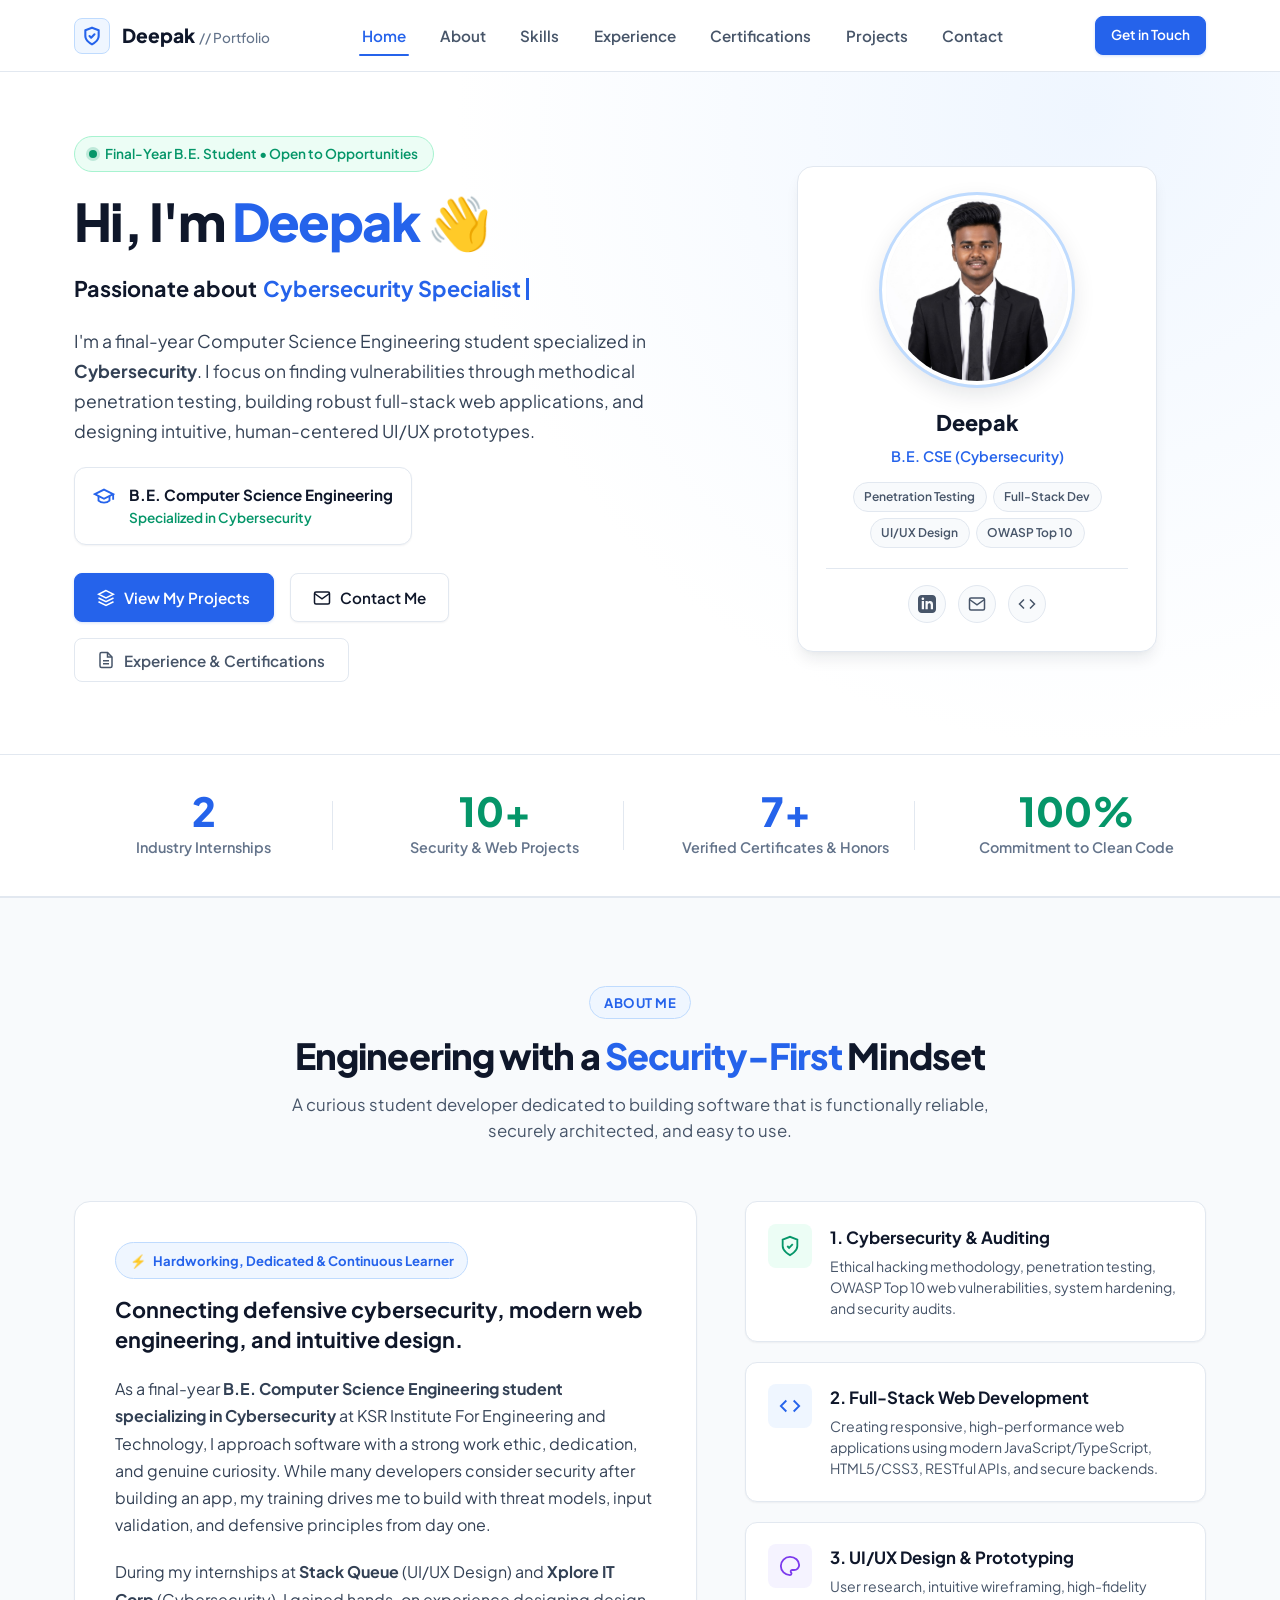
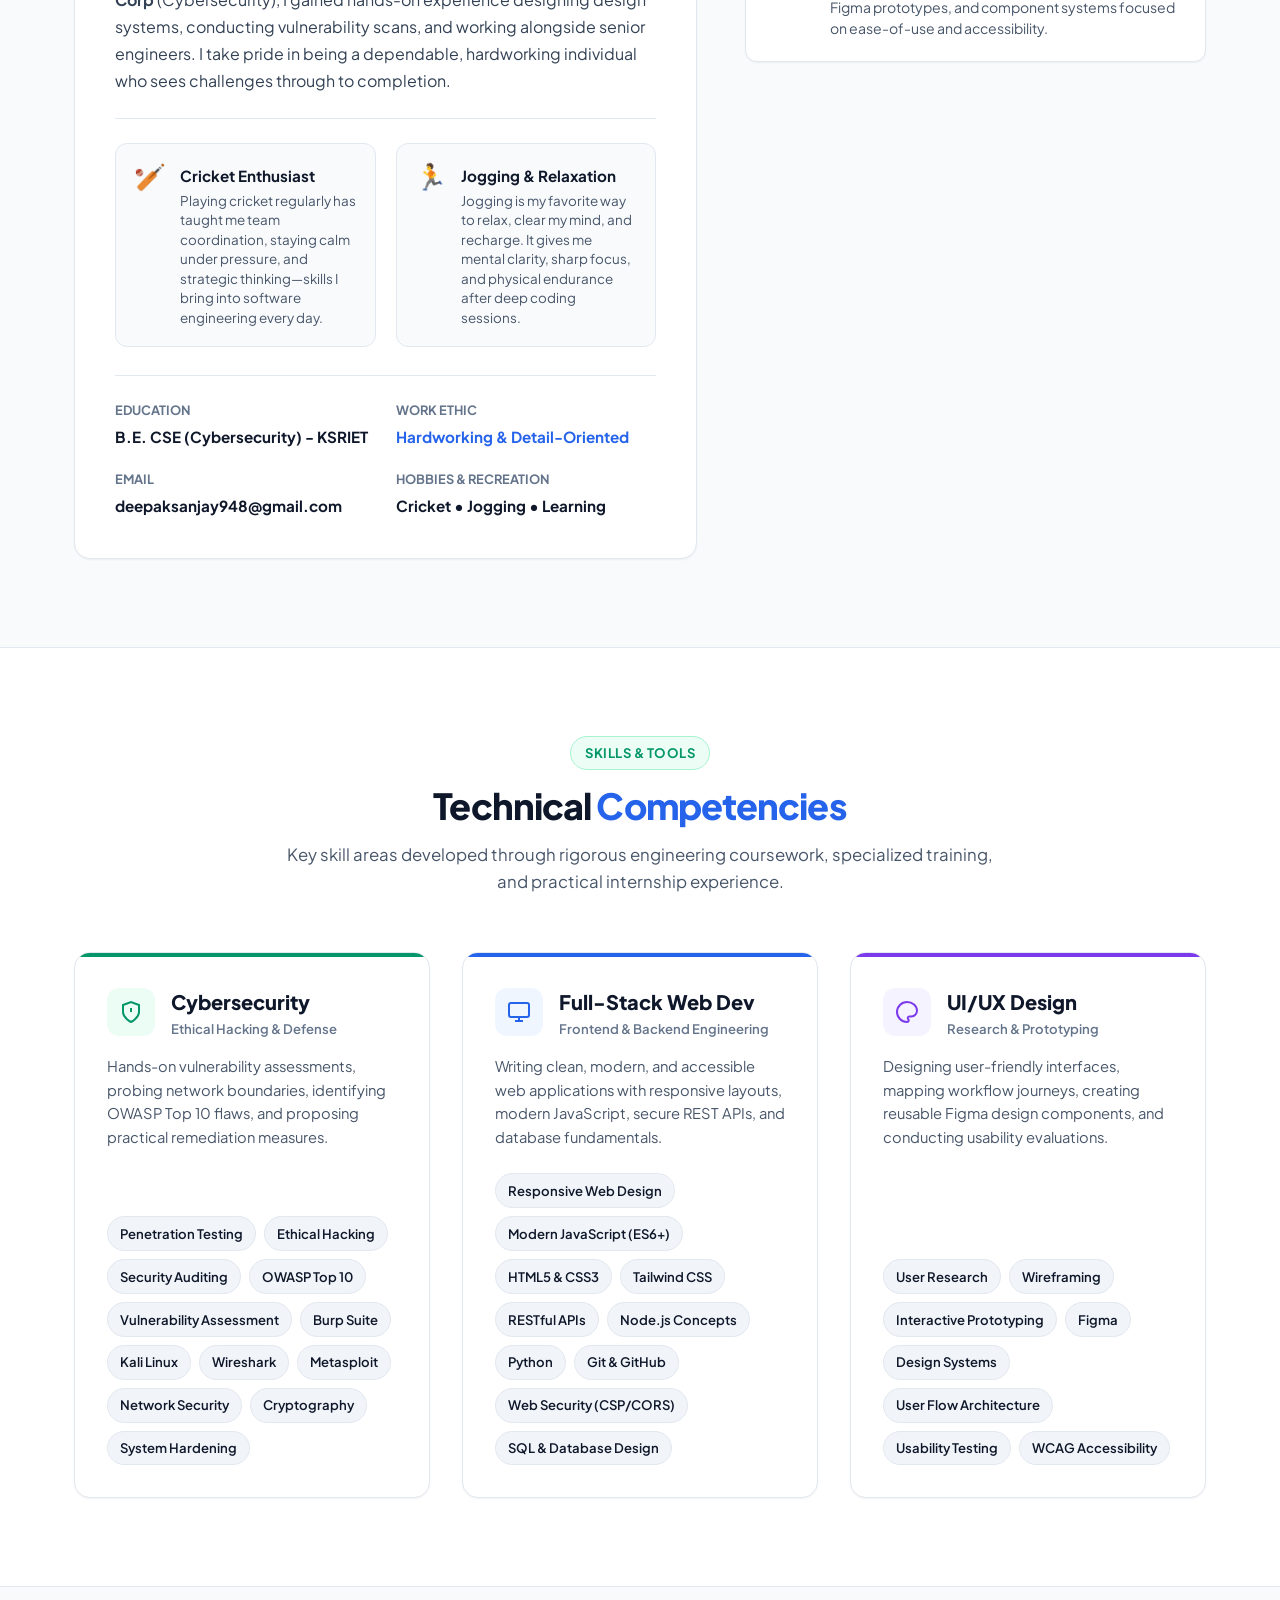
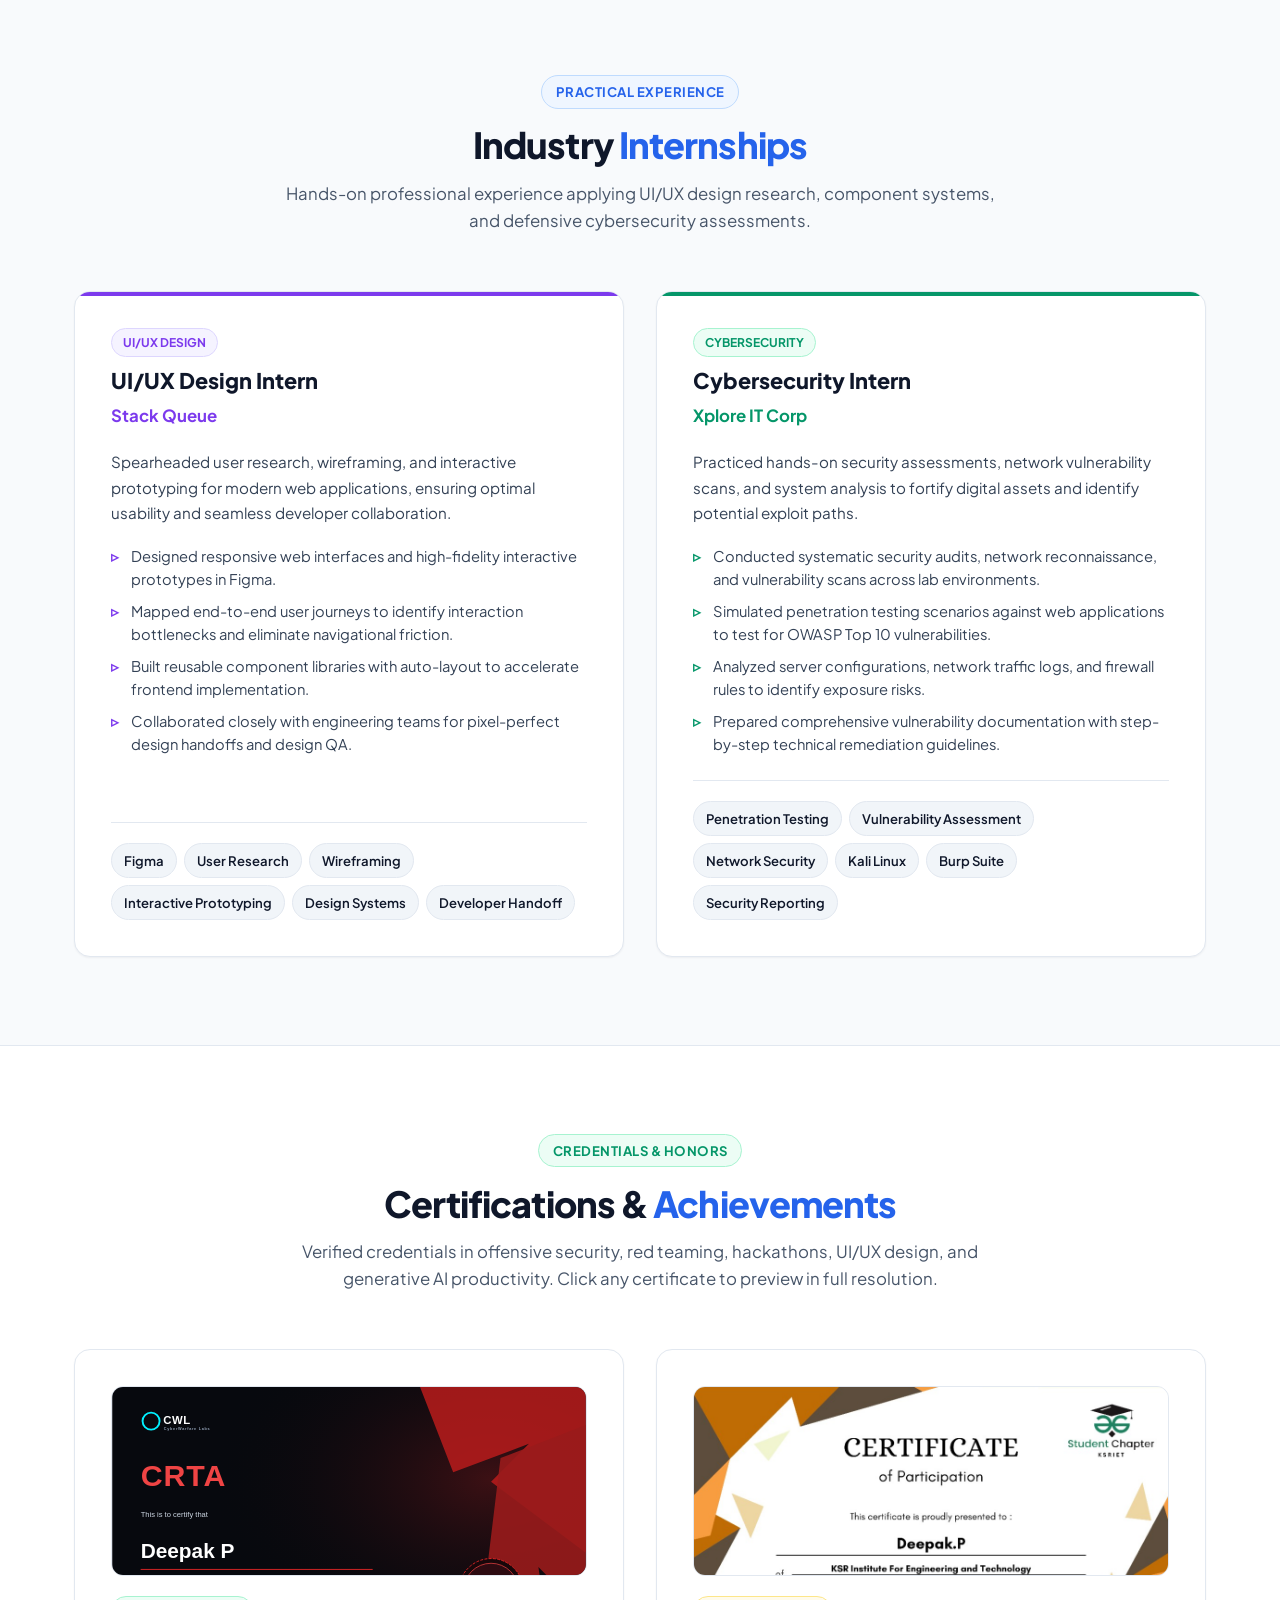
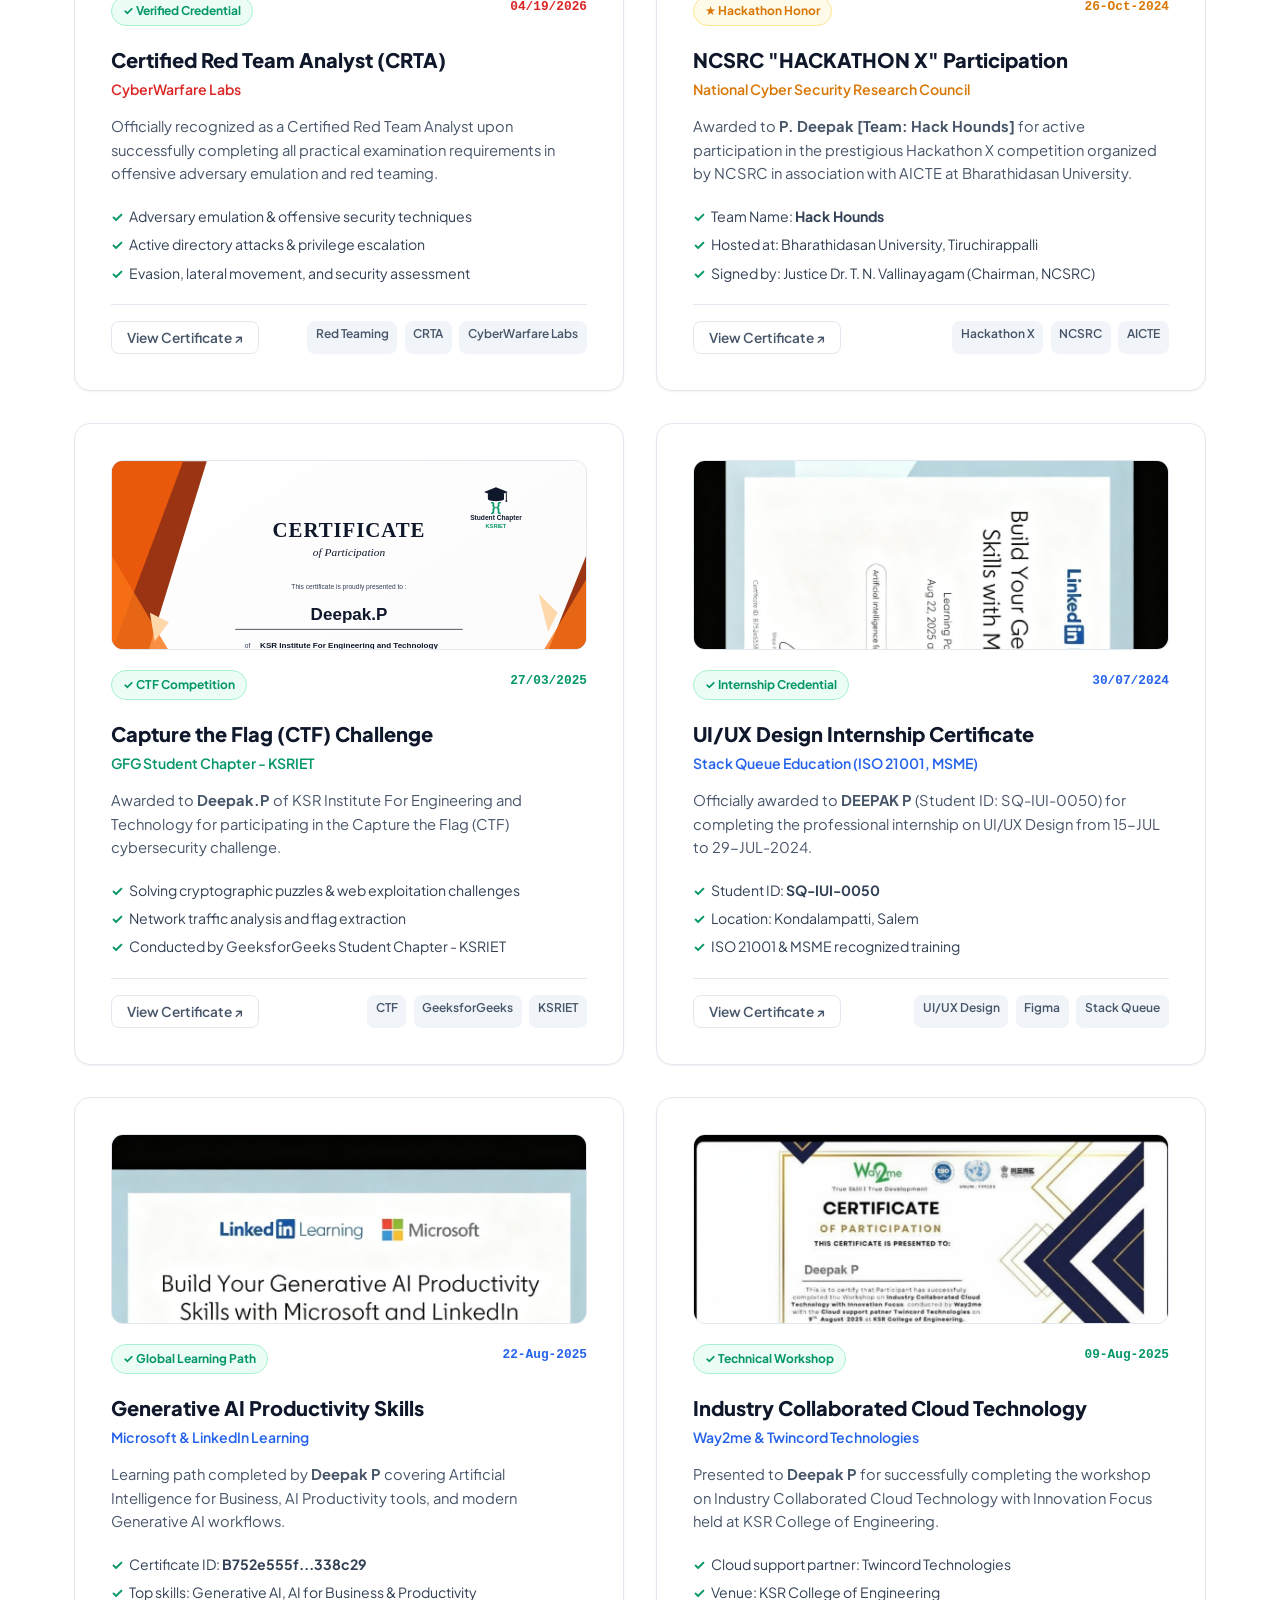
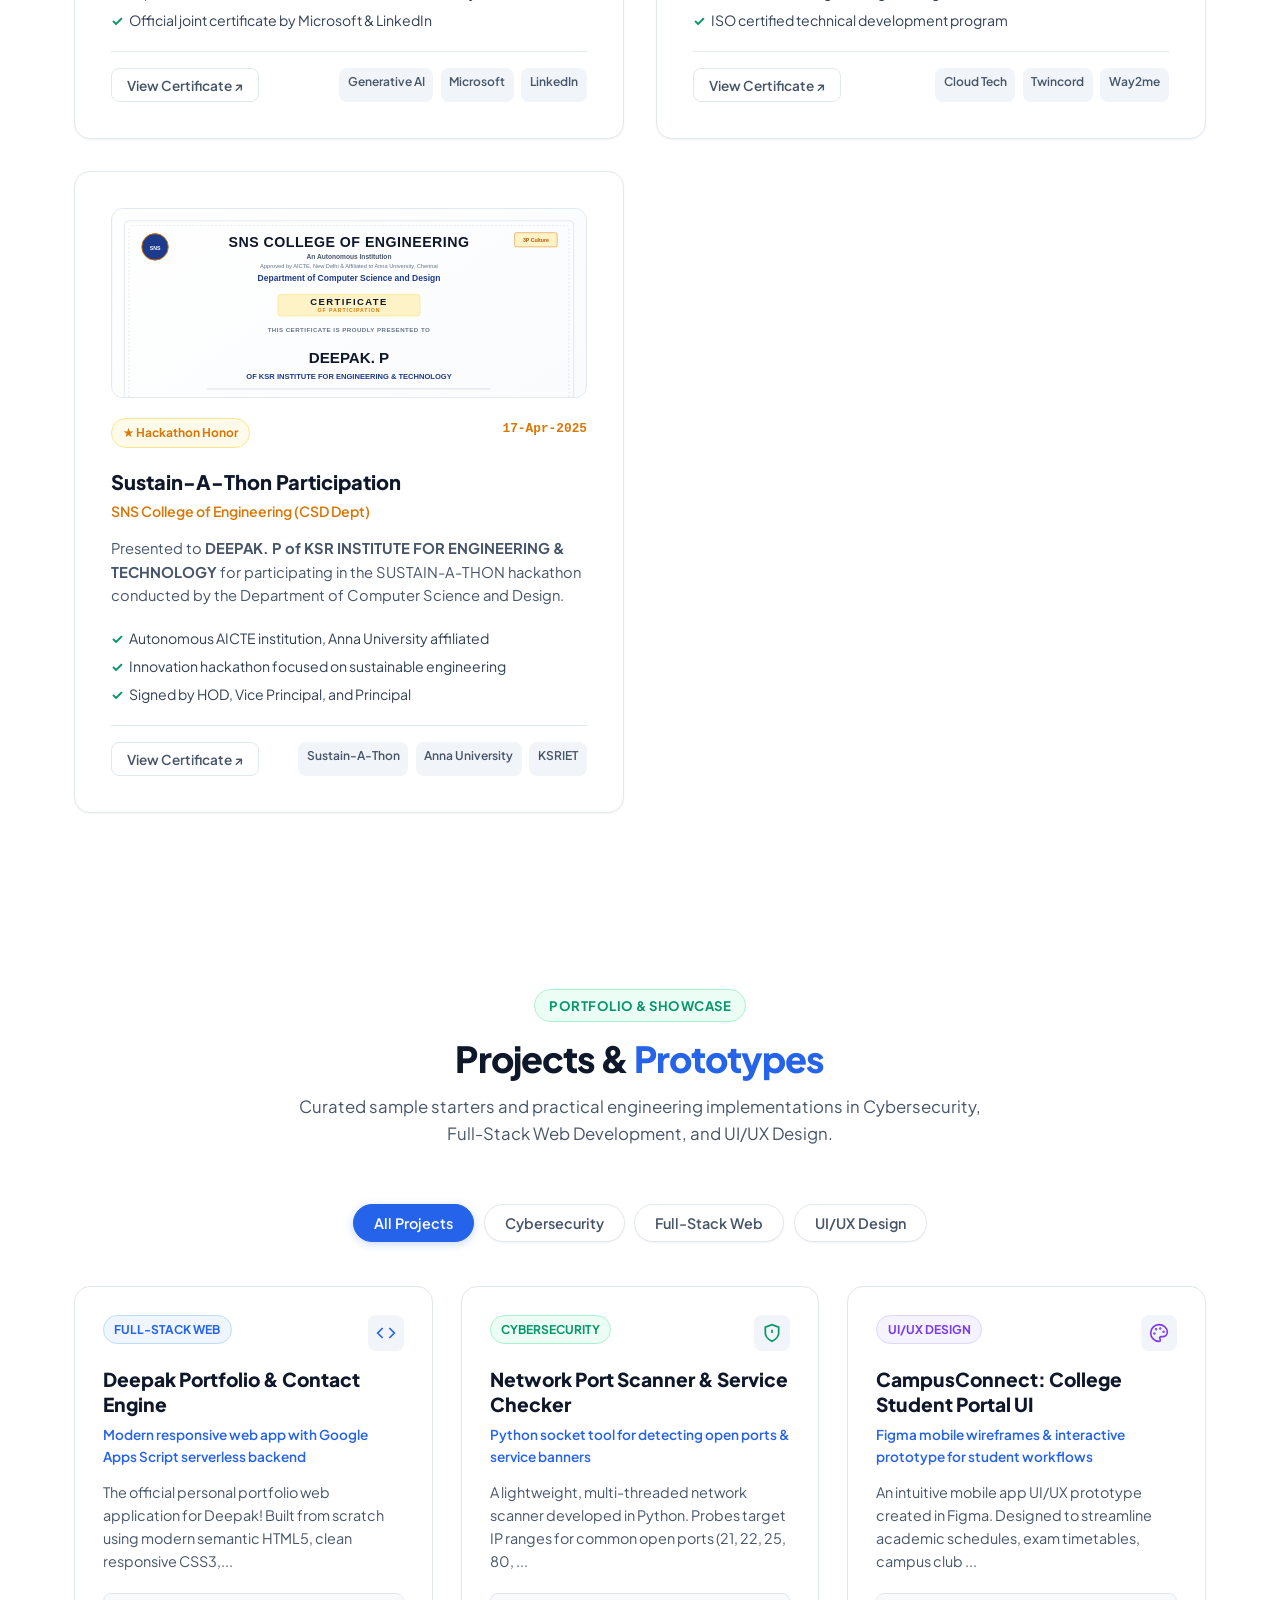
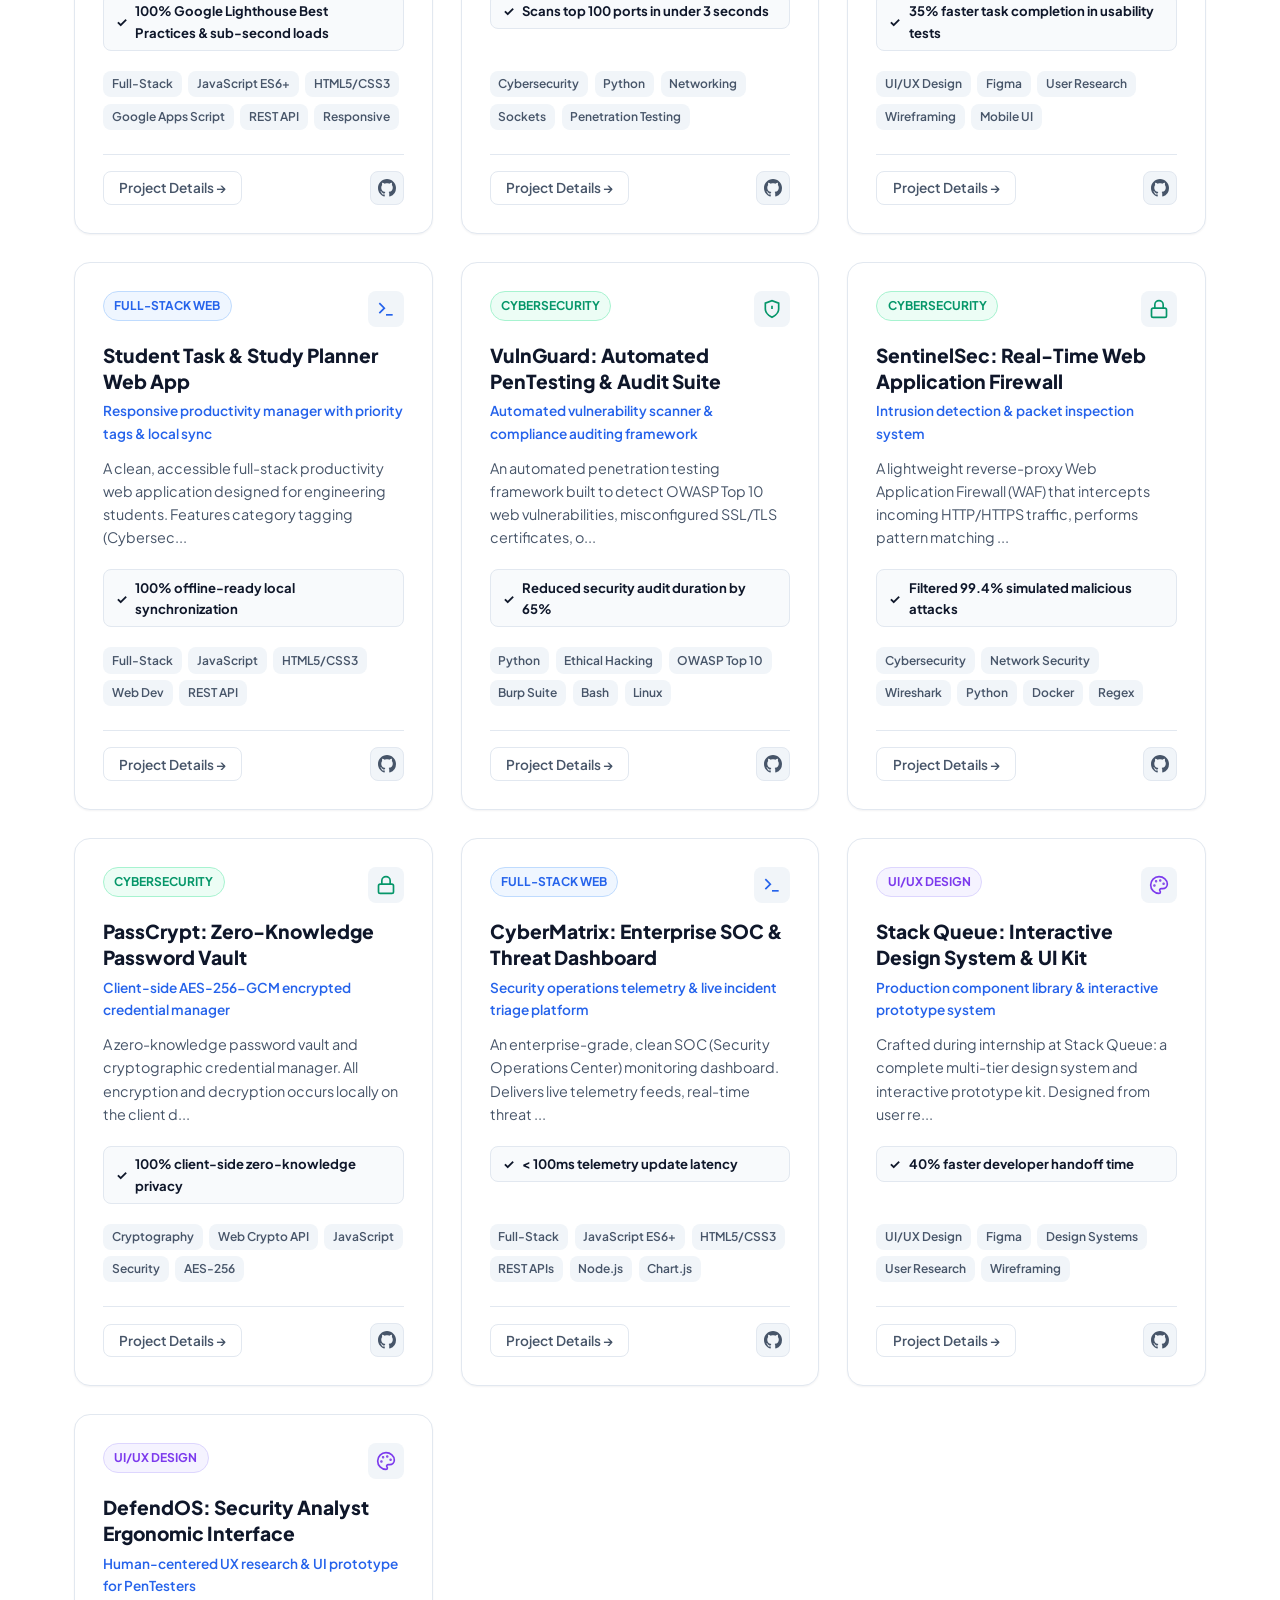
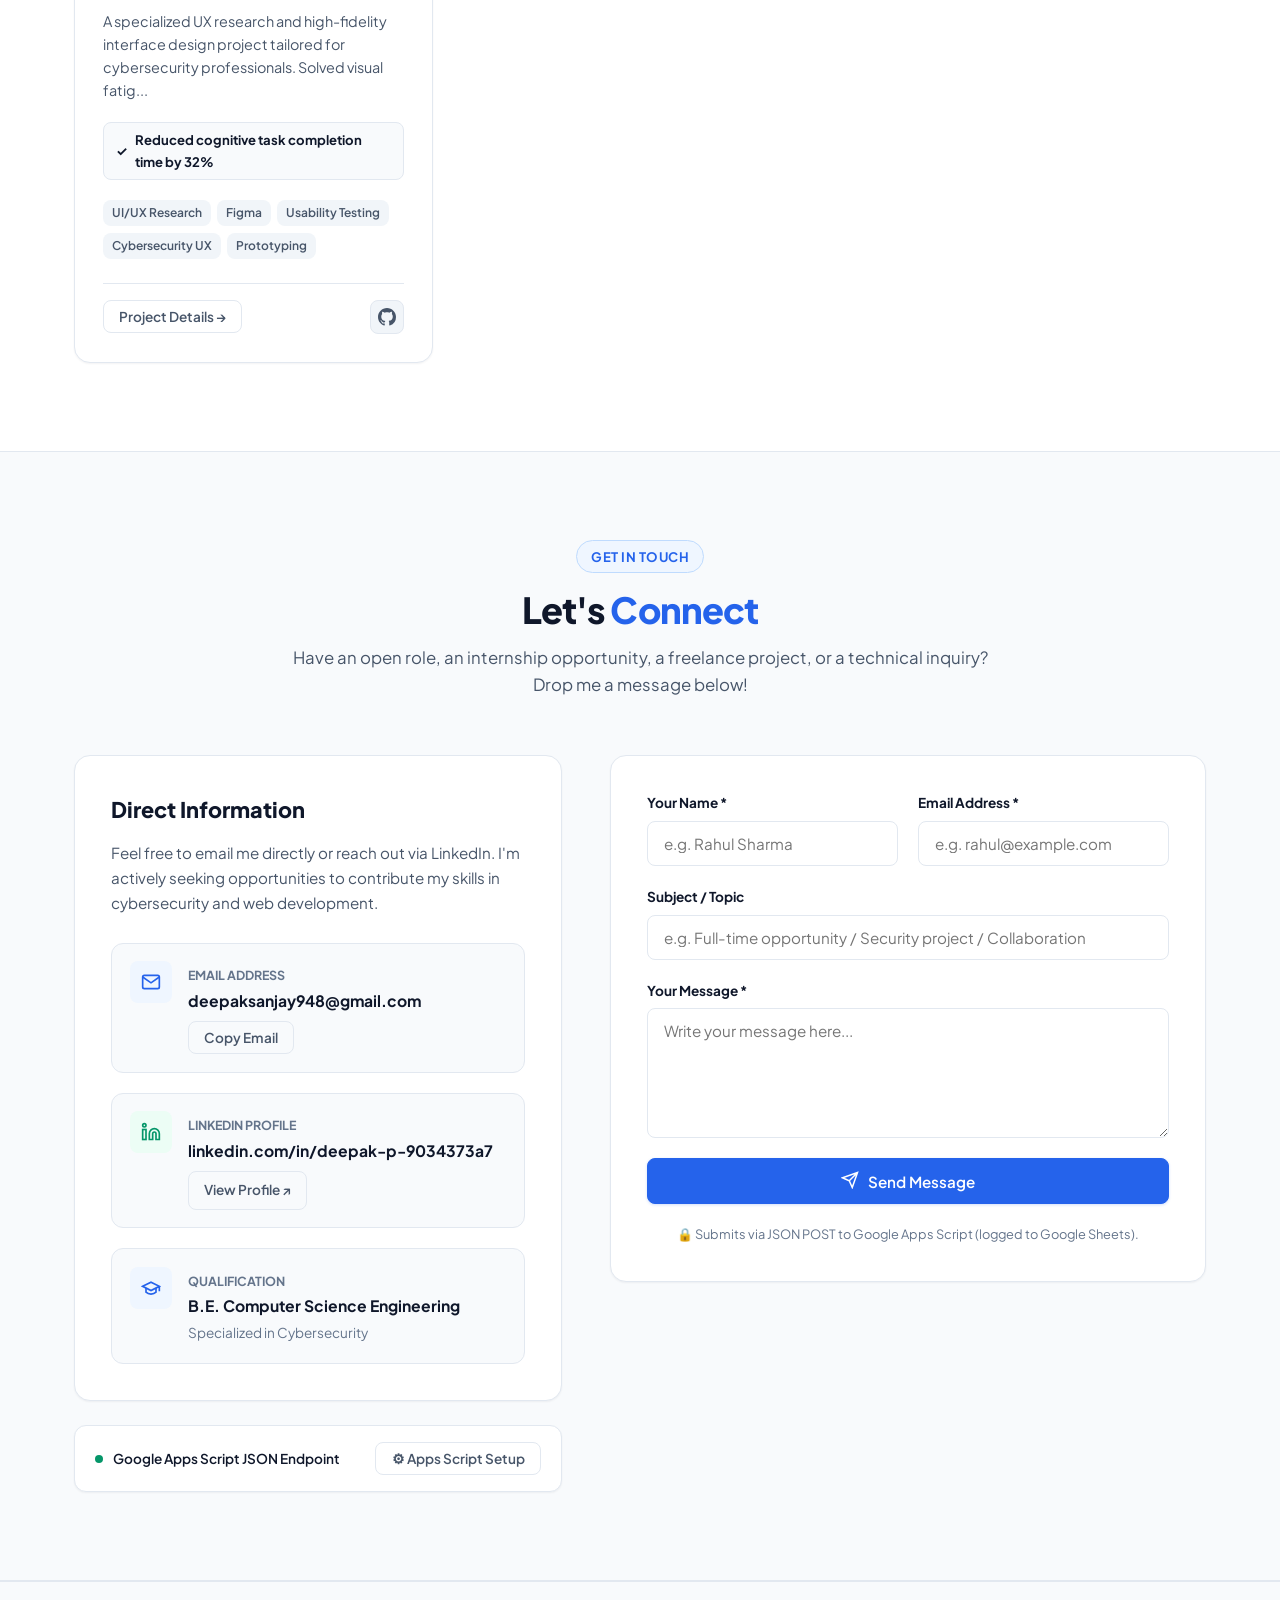
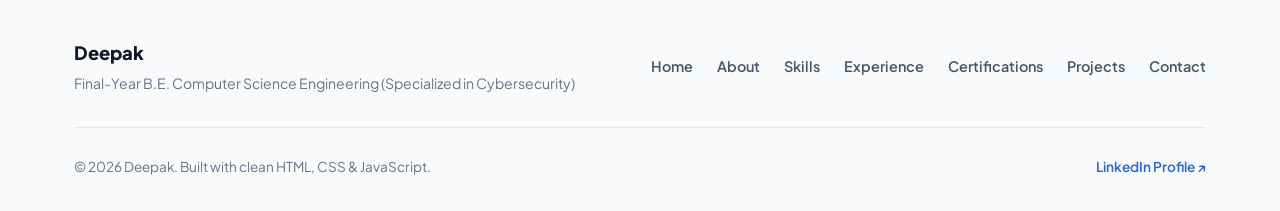
<file: Deepak_portfolio/index.html>
<!DOCTYPE html>
<html lang="en">
<head>
  <meta charset="UTF-8">
  <meta name="viewport" content="width=device-width, initial-scale=1.0">
  <title>Deepak | Final-Year B.E. CSE (Cybersecurity) & Full-Stack Developer</title>
  <meta name="description" content="Personal portfolio of Deepak - Final-Year B.E. Computer Science Engineering student specialized in Cybersecurity. Exploring the intersection of Penetration Testing, Full-Stack Web Development, and UI/UX Design.">
  <meta name="keywords" content="Deepak, Cybersecurity, Penetration Testing, Ethical Hacking, Full-Stack Web Development, UI/UX Design, B.E CSE, Portfolio">
  <meta name="author" content="Deepak">

  <!-- Open Graph -->
  <meta property="og:title" content="Deepak | Cybersecurity & Full-Stack Portfolio">
  <meta property="og:description" content="Final-year engineering student building secure, accessible web applications and intuitive user experiences.">
  <meta property="og:type" content="website">

  <!-- Favicon -->
  <link rel="icon" type="image/svg+xml" href="assets/favicon.svg">

  <!-- Stylesheets -->
  <link rel="stylesheet" href="css/animations.css">
  <link rel="stylesheet" href="css/style.css">
</head>
<body>

  <!-- Header / Navigation Bar -->
  <header class="main-header" id="main-header">
    <div class="scroll-progress-bar" id="scroll-progress-bar"></div>
    <div class="container navbar">
      
      <!-- Brand Logo -->
      <a href="#hero" class="brand-logo" aria-label="Deepak Home">
        <div class="brand-icon">
          <svg viewBox="0 0 24 24" width="20" height="20" fill="none" stroke="currentColor" stroke-width="2.5" stroke-linecap="round" stroke-linejoin="round">
            <path d="M12 22s8-4 8-10V5l-8-3-8 3v7c0 6 8 10 8 10z"/>
            <path d="M9 12l2 2 4-4"/>
          </svg>
        </div>
        <span>Deepak<span class="brand-sub">// Portfolio</span></span>
      </a>

      <!-- Navigation Links -->
      <nav class="nav-menu" id="nav-menu">
        <a href="#hero" class="nav-link active">Home</a>
        <a href="#about" class="nav-link">About</a>
        <a href="#skills" class="nav-link">Skills</a>
        <a href="#experience" class="nav-link">Experience</a>
        <a href="#certifications" class="nav-link">Certifications</a>
        <a href="#projects" class="nav-link">Projects</a>
        <a href="#contact" class="nav-link">Contact</a>
      </nav>

      <!-- Right Header CTA -->
      <div class="nav-actions">
        <a href="#contact" class="btn btn-sm btn-primary">Get in Touch</a>
        <button class="nav-toggle" id="nav-toggle" aria-label="Toggle navigation menu" aria-expanded="false">
          <span></span>
          <span></span>
          <span></span>
        </button>
      </div>

    </div>
  </header>

  <main>
    <!-- =========================================================================
         HERO SECTION
         ========================================================================= -->
    <section class="section hero-section" id="hero">
      <div class="container hero-grid">
        
        <!-- Left Hero Content -->
        <div class="hero-content">
          <div class="hero-badge">
            <span class="badge-dot"></span>
            <span>Final-Year B.E. Student • Open to Opportunities</span>
          </div>

          <h1 class="hero-title">
            Hi, I'm <span class="name-highlight">Deepak</span> 👋
          </h1>

          <!-- Role Typing Line -->
          <div class="hero-role-line">
            <span>Passionate about</span>
            <span class="hero-dynamic-text" id="hero-dynamic-text">Cybersecurity</span>
            <span class="cursor-blink"></span>
          </div>

          <p class="hero-intro">
            I'm a final-year Computer Science Engineering student specialized in <strong>Cybersecurity</strong>. I focus on finding vulnerabilities through methodical penetration testing, building robust full-stack web applications, and designing intuitive, human-centered UI/UX prototypes.
          </p>

          <div class="hero-education-card">
            <svg viewBox="0 0 24 24" width="22" height="22" fill="none" stroke="currentColor" stroke-width="2">
              <path d="M22 10v6M2 10l10-5 10 5-10 5z"/>
              <path d="M6 12v5c3 3 9 3 12 0v-5"/>
            </svg>
            <div>
              <div class="edu-text-main">B.E. Computer Science Engineering</div>
              <div class="edu-text-sub">Specialized in Cybersecurity</div>
            </div>
          </div>

          <div class="hero-actions">
            <a href="#projects" class="btn btn-primary">
              <svg viewBox="0 0 24 24" width="18" height="18" fill="none" stroke="currentColor" stroke-width="2">
                <polygon points="12 2 2 7 12 12 22 7 12 2"/>
                <polyline points="2 17 12 22 22 17"/>
                <polyline points="2 12 12 17 22 12"/>
              </svg>
              View My Projects
            </a>
            <a href="#contact" class="btn btn-secondary">
              <svg viewBox="0 0 24 24" width="18" height="18" fill="none" stroke="currentColor" stroke-width="2">
                <path d="M4 4h16c1.1 0 2 .9 2 2v12c0 1.1-.9 2-2 2H4c-1.1 0-2-.9-2-2V6c0-1.1.9-2 2-2z"/>
                <polyline points="22,6 12,13 2,6"/>
              </svg>
              Contact Me
            </a>
            <button class="btn btn-ghost" id="view-cv-btn">
              <svg viewBox="0 0 24 24" width="18" height="18" fill="none" stroke="currentColor" stroke-width="2">
                <path d="M14 2H6a2 2 0 0 0-2 2v16a2 2 0 0 0 2 2h12a2 2 0 0 0 2-2V8z"/>
                <polyline points="14 2 14 8 20 8"/>
                <line x1="16" y1="13" x2="8" y2="13"/>
                <line x1="16" y1="17" x2="8" y2="17"/>
              </svg>
              Experience &amp; Certifications
            </button>
          </div>
        </div>

        <!-- Right Hero Visual / Student Profile Card -->
        <div class="hero-visual">
          <div class="student-card-container">
            <div class="avatar-wrapper">
              <img 
                src="assets/profile.jpg" 
                alt="Deepak - Final Year Engineering Student" 
                class="avatar-img"
                id="profile-avatar"
              >
            </div>
            <h2 class="student-name">Deepak</h2>
            <p class="student-degree">B.E. CSE (Cybersecurity)</p>

            <div class="student-tags">
              <span class="student-pill">Penetration Testing</span>
              <span class="student-pill">Full-Stack Dev</span>
              <span class="student-pill">UI/UX Design</span>
              <span class="student-pill">OWASP Top 10</span>
            </div>

            <div class="student-social-row">
              <a href="https://www.linkedin.com/in/deepak-p-9034373a7" target="_blank" rel="noopener" class="social-circle-btn" title="LinkedIn Profile" aria-label="LinkedIn">
                <svg viewBox="0 0 24 24" width="18" height="18" fill="currentColor">
                  <path d="M19 0h-14c-2.761 0-5 2.239-5 5v14c0 2.761 2.239 5 5 5h14c2.762 0 5-2.239 5-5v-14c0-2.761-2.238-5-5-5zm-11 19h-3v-11h3v11zm-1.5-12.268c-.966 0-1.75-.79-1.75-1.764s.784-1.764 1.75-1.764 1.75.79 1.75 1.764-.783 1.764-1.75 1.764zm13.5 12.268h-3v-5.604c0-3.368-4-3.113-4 0v5.604h-3v-11h3v1.765c1.396-2.586 7-2.777 7 2.476v6.759z"/>
                </svg>
              </a>
              <a href="mailto:deepaksanjay948@gmail.com" class="social-circle-btn" title="Send Email" aria-label="Email">
                <svg viewBox="0 0 24 24" width="18" height="18" fill="none" stroke="currentColor" stroke-width="2">
                  <path d="M4 4h16c1.1 0 2 .9 2 2v12c0 1.1-.9 2-2 2H4c-1.1 0-2-.9-2-2V6c0-1.1.9-2 2-2z"/>
                  <polyline points="22,6 12,13 2,6"/>
                </svg>
              </a>
              <a href="#projects" class="social-circle-btn" title="Projects Portfolio" aria-label="Projects">
                <svg viewBox="0 0 24 24" width="18" height="18" fill="none" stroke="currentColor" stroke-width="2">
                  <polyline points="16 18 22 12 16 6"/>
                  <polyline points="8 6 2 12 8 18"/>
                </svg>
              </a>
            </div>
          </div>
        </div>

      </div>
    </section>

    <!-- =========================================================================
         STATS COUNTER STRIP
         ========================================================================= -->
    <section class="stats-strip" id="stats-strip">
      <div class="container stats-grid">
        <div class="stat-item">
          <div class="stat-number blue">
            <span class="counter-value" data-target="2">2</span><span></span>
          </div>
          <div class="stat-desc">Industry Internships</div>
        </div>
        <div class="stat-item">
          <div class="stat-number green">
            <span class="counter-value" data-target="10">10</span><span>+</span>
          </div>
          <div class="stat-desc">Security &amp; Web Projects</div>
        </div>
        <div class="stat-item">
          <div class="stat-number blue">
            <span class="counter-value" data-target="7">7</span><span>+</span>
          </div>
          <div class="stat-desc">Verified Certificates &amp; Honors</div>
        </div>
        <div class="stat-item">
          <div class="stat-number green">
            <span class="counter-value" data-target="100">100</span><span>%</span>
          </div>
          <div class="stat-desc">Commitment to Clean Code</div>
        </div>
      </div>
    </section>

    <!-- =========================================================================
         ABOUT ME SECTION
         ========================================================================= -->
    <section class="section section-alt about-section" id="about">
      <div class="container">
        
        <div class="section-header">
          <span class="section-tag">ABOUT ME</span>
          <h2 class="section-title">Engineering with a <span class="text-accent">Security-First</span> Mindset</h2>
          <p class="section-subtitle">
            A curious student developer dedicated to building software that is functionally reliable, securely architected, and easy to use.
          </p>
        </div>

        <div class="about-grid">
          
          <!-- Story Card -->
          <div class="about-card">
            <div class="hardworking-pill">
              <span>⚡</span>
              <span>Hardworking, Dedicated &amp; Continuous Learner</span>
            </div>

            <h3 class="about-heading">
              Connecting defensive cybersecurity, modern web engineering, and intuitive design.
            </h3>
            <p class="about-text">
              As a final-year <strong>B.E. Computer Science Engineering student specializing in Cybersecurity</strong> at KSR Institute For Engineering and Technology, I approach software with a strong work ethic, dedication, and genuine curiosity. While many developers consider security after building an app, my training drives me to build with threat models, input validation, and defensive principles from day one.
            </p>
            <p class="about-text">
              During my internships at <strong>Stack Queue</strong> (UI/UX Design) and <strong>Xplore IT Corp</strong> (Cybersecurity), I gained hands-on experience designing design systems, conducting vulnerability scans, and working alongside senior engineers. I take pride in being a dependable, hardworking individual who sees challenges through to completion.
            </p>

            <!-- Personal Interests & Extracurriculars -->
            <div class="about-hobbies-grid">
              <div class="hobby-card">
                <div class="hobby-icon">🏏</div>
                <div>
                  <h4 class="hobby-title">Cricket Enthusiast</h4>
                  <p class="hobby-desc">
                    Playing cricket regularly has taught me team coordination, staying calm under pressure, and strategic thinking—skills I bring into software engineering every day.
                  </p>
                </div>
              </div>

              <div class="hobby-card">
                <div class="hobby-icon">🏃</div>
                <div>
                  <h4 class="hobby-title">Jogging &amp; Relaxation</h4>
                  <p class="hobby-desc">
                    Jogging is my favorite way to relax, clear my mind, and recharge. It gives me mental clarity, sharp focus, and physical endurance after deep coding sessions.
                  </p>
                </div>
              </div>
            </div>

            <div class="about-quick-specs">
              <div class="spec-item">
                <span class="spec-label">Education</span>
                <span class="spec-value">B.E. CSE (Cybersecurity) - KSRIET</span>
              </div>
              <div class="spec-item">
                <span class="spec-label">Work Ethic</span>
                <span class="spec-value" style="color: var(--primary);">Hardworking &amp; Detail-Oriented</span>
              </div>
              <div class="spec-item">
                <span class="spec-label">Email</span>
                <span class="spec-value">deepaksanjay948@gmail.com</span>
              </div>
              <div class="spec-item">
                <span class="spec-label">Hobbies &amp; Recreation</span>
                <span class="spec-value">Cricket • Jogging • Learning</span>
              </div>
            </div>
          </div>

          <!-- 3 Pillars -->
          <div class="pillars-list">
            
            <div class="pillar-item">
              <div class="pillar-icon-box green">
                <svg viewBox="0 0 24 24" width="22" height="22" fill="none" stroke="currentColor" stroke-width="2">
                  <path d="M12 22s8-4 8-10V5l-8-3-8 3v7c0 6 8 10 8 10z"/>
                  <path d="M9 12l2 2 4-4"/>
                </svg>
              </div>
              <div>
                <h4 class="pillar-name">1. Cybersecurity &amp; Auditing</h4>
                <p class="pillar-summary">
                  Ethical hacking methodology, penetration testing, OWASP Top 10 web vulnerabilities, system hardening, and security audits.
                </p>
              </div>
            </div>

            <div class="pillar-item">
              <div class="pillar-icon-box blue">
                <svg viewBox="0 0 24 24" width="22" height="22" fill="none" stroke="currentColor" stroke-width="2">
                  <polyline points="16 18 22 12 16 6"/>
                  <polyline points="8 6 2 12 8 18"/>
                </svg>
              </div>
              <div>
                <h4 class="pillar-name">2. Full-Stack Web Development</h4>
                <p class="pillar-summary">
                  Creating responsive, high-performance web applications using modern JavaScript/TypeScript, HTML5/CSS3, RESTful APIs, and secure backends.
                </p>
              </div>
            </div>

            <div class="pillar-item">
              <div class="pillar-icon-box purple">
                <svg viewBox="0 0 24 24" width="22" height="22" fill="none" stroke="currentColor" stroke-width="2">
                  <path d="M12 2C6.5 2 2 6.5 2 12s4.5 10 10 10c.926 0 1.648-.746 1.648-1.688 0-.437-.18-.835-.437-1.125-.29-.289-.438-.652-.438-1.125a1.64 1.64 0 0 1 1.668-1.668h1.996c3.051 0 5.555-2.503 5.555-5.554C21.965 6.012 17.461 2 12 2z"/>
                </svg>
              </div>
              <div>
                <h4 class="pillar-name">3. UI/UX Design &amp; Prototyping</h4>
                <p class="pillar-summary">
                  User research, intuitive wireframing, high-fidelity Figma prototypes, and component systems focused on ease-of-use and accessibility.
                </p>
              </div>
            </div>

          </div>

        </div>

      </div>
    </section>

    <!-- =========================================================================
         SKILLS SECTION
         ========================================================================= -->
    <section class="section skills-section" id="skills">
      <div class="container">
        
        <div class="section-header">
          <span class="section-tag tag-emerald">SKILLS &amp; TOOLS</span>
          <h2 class="section-title">Technical <span class="text-accent">Competencies</span></h2>
          <p class="section-subtitle">
            Key skill areas developed through rigorous engineering coursework, specialized training, and practical internship experience.
          </p>
        </div>

        <div class="skills-grid">
          
          <!-- Domain 1: Cybersecurity -->
          <div class="skill-domain-card skill-card-security">
            <div class="skill-domain-header">
              <div class="domain-icon-circle">
                <svg viewBox="0 0 24 24" width="24" height="24" fill="none" stroke="currentColor" stroke-width="2">
                  <path d="M12 22s8-4 8-10V5l-8-3-8 3v7c0 6 8 10 8 10z"/>
                  <line x1="12" y1="8" x2="12" y2="12"/>
                  <line x1="12" y1="16" x2="12.01" y2="16"/>
                </svg>
              </div>
              <div>
                <h3 class="domain-title">Cybersecurity</h3>
                <div class="domain-focus">Ethical Hacking &amp; Defense</div>
              </div>
            </div>
            <p class="domain-desc">
              Hands-on vulnerability assessments, probing network boundaries, identifying OWASP Top 10 flaws, and proposing practical remediation measures.
            </p>
            <div class="skill-pill-wrap">
              <span class="skill-tag">Penetration Testing</span>
              <span class="skill-tag">Ethical Hacking</span>
              <span class="skill-tag">Security Auditing</span>
              <span class="skill-tag">OWASP Top 10</span>
              <span class="skill-tag">Vulnerability Assessment</span>
              <span class="skill-tag">Burp Suite</span>
              <span class="skill-tag">Kali Linux</span>
              <span class="skill-tag">Wireshark</span>
              <span class="skill-tag">Metasploit</span>
              <span class="skill-tag">Network Security</span>
              <span class="skill-tag">Cryptography</span>
              <span class="skill-tag">System Hardening</span>
            </div>
          </div>

          <!-- Domain 2: Full-Stack Web Development -->
          <div class="skill-domain-card skill-card-web">
            <div class="skill-domain-header">
              <div class="domain-icon-circle">
                <svg viewBox="0 0 24 24" width="24" height="24" fill="none" stroke="currentColor" stroke-width="2">
                  <rect x="2" y="3" width="20" height="14" rx="2" ry="2"/>
                  <line x1="8" y1="21" x2="16" y2="21"/>
                  <line x1="12" y1="17" x2="12" y2="21"/>
                </svg>
              </div>
              <div>
                <h3 class="domain-title">Full-Stack Web Dev</h3>
                <div class="domain-focus">Frontend &amp; Backend Engineering</div>
              </div>
            </div>
            <p class="domain-desc">
              Writing clean, modern, and accessible web applications with responsive layouts, modern JavaScript, secure REST APIs, and database fundamentals.
            </p>
            <div class="skill-pill-wrap">
              <span class="skill-tag">Responsive Web Design</span>
              <span class="skill-tag">Modern JavaScript (ES6+)</span>
              <span class="skill-tag">HTML5 &amp; CSS3</span>
              <span class="skill-tag">Tailwind CSS</span>
              <span class="skill-tag">RESTful APIs</span>
              <span class="skill-tag">Node.js Concepts</span>
              <span class="skill-tag">Python</span>
              <span class="skill-tag">Git &amp; GitHub</span>
              <span class="skill-tag">Web Security (CSP/CORS)</span>
              <span class="skill-tag">SQL &amp; Database Design</span>
            </div>
          </div>

          <!-- Domain 3: UI/UX Design -->
          <div class="skill-domain-card skill-card-design">
            <div class="skill-domain-header">
              <div class="domain-icon-circle">
                <svg viewBox="0 0 24 24" width="24" height="24" fill="none" stroke="currentColor" stroke-width="2">
                  <path d="M12 2C6.5 2 2 6.5 2 12s4.5 10 10 10c.926 0 1.648-.746 1.648-1.688 0-.437-.18-.835-.437-1.125-.29-.289-.438-.652-.438-1.125a1.64 1.64 0 0 1 1.668-1.668h1.996c3.051 0 5.555-2.503 5.555-5.554C21.965 6.012 17.461 2 12 2z"/>
                </svg>
              </div>
              <div>
                <h3 class="domain-title">UI/UX Design</h3>
                <div class="domain-focus">Research &amp; Prototyping</div>
              </div>
            </div>
            <p class="domain-desc">
              Designing user-friendly interfaces, mapping workflow journeys, creating reusable Figma design components, and conducting usability evaluations.
            </p>
            <div class="skill-pill-wrap">
              <span class="skill-tag">User Research</span>
              <span class="skill-tag">Wireframing</span>
              <span class="skill-tag">Interactive Prototyping</span>
              <span class="skill-tag">Figma</span>
              <span class="skill-tag">Design Systems</span>
              <span class="skill-tag">User Flow Architecture</span>
              <span class="skill-tag">Usability Testing</span>
              <span class="skill-tag">WCAG Accessibility</span>
            </div>
          </div>

        </div>

      </div>
    </section>

    <!-- =========================================================================
         WORK EXPERIENCE & INTERNSHIPS SECTION
         ========================================================================= -->
    <section class="section section-alt experience-section" id="experience">
      <div class="container">
        
        <div class="section-header">
          <span class="section-tag">PRACTICAL EXPERIENCE</span>
          <h2 class="section-title">Industry <span class="text-accent">Internships</span></h2>
          <p class="section-subtitle">
            Hands-on professional experience applying UI/UX design research, component systems, and defensive cybersecurity assessments.
          </p>
        </div>

        <div class="internships-grid">
          
          <!-- Internship 1: Stack Queue -->
          <div class="internship-card design">
            <div class="internship-header">
              <div class="internship-role-wrap">
                <span class="internship-badge badge-purple">UI/UX Design</span>
                <h3>UI/UX Design Intern</h3>
                <div class="internship-company">Stack Queue</div>
              </div>
            </div>

            <p class="internship-desc">
              Spearheaded user research, wireframing, and interactive prototyping for modern web applications, ensuring optimal usability and seamless developer collaboration.
            </p>

            <ul class="internship-responsibilities">
              <li>Designed responsive web interfaces and high-fidelity interactive prototypes in Figma.</li>
              <li>Mapped end-to-end user journeys to identify interaction bottlenecks and eliminate navigational friction.</li>
              <li>Built reusable component libraries with auto-layout to accelerate frontend implementation.</li>
              <li>Collaborated closely with engineering teams for pixel-perfect design handoffs and design QA.</li>
            </ul>

            <div class="internship-skills-row">
              <span class="skill-tag">Figma</span>
              <span class="skill-tag">User Research</span>
              <span class="skill-tag">Wireframing</span>
              <span class="skill-tag">Interactive Prototyping</span>
              <span class="skill-tag">Design Systems</span>
              <span class="skill-tag">Developer Handoff</span>
            </div>
          </div>

          <!-- Internship 2: Xplore IT Corp -->
          <div class="internship-card security">
            <div class="internship-header">
              <div class="internship-role-wrap">
                <span class="internship-badge badge-green">Cybersecurity</span>
                <h3>Cybersecurity Intern</h3>
                <div class="internship-company">Xplore IT Corp</div>
              </div>
            </div>

            <p class="internship-desc">
              Practiced hands-on security assessments, network vulnerability scans, and system analysis to fortify digital assets and identify potential exploit paths.
            </p>

            <ul class="internship-responsibilities">
              <li>Conducted systematic security audits, network reconnaissance, and vulnerability scans across lab environments.</li>
              <li>Simulated penetration testing scenarios against web applications to test for OWASP Top 10 vulnerabilities.</li>
              <li>Analyzed server configurations, network traffic logs, and firewall rules to identify exposure risks.</li>
              <li>Prepared comprehensive vulnerability documentation with step-by-step technical remediation guidelines.</li>
            </ul>

            <div class="internship-skills-row">
              <span class="skill-tag">Penetration Testing</span>
              <span class="skill-tag">Vulnerability Assessment</span>
              <span class="skill-tag">Network Security</span>
              <span class="skill-tag">Kali Linux</span>
              <span class="skill-tag">Burp Suite</span>
              <span class="skill-tag">Security Reporting</span>
            </div>
          </div>

        </div>

      </div>
    </section>

    <!-- =========================================================================
         STANDALONE CERTIFICATIONS & ACHIEVEMENTS SECTION
         ========================================================================= -->
    <section class="section certifications-section" id="certifications">
      <div class="container">
        
        <div class="section-header">
          <span class="section-tag tag-emerald">CREDENTIALS &amp; HONORS</span>
          <h2 class="section-title">Certifications &amp; <span class="text-accent">Achievements</span></h2>
          <p class="section-subtitle">
            Verified credentials in offensive security, red teaming, hackathons, UI/UX design, and generative AI productivity. Click any certificate to preview in full resolution.
          </p>
        </div>

        <div class="certifications-grid">
          
          <!-- Cert 1: CRTA (Certified Red Team Analyst) -->
          <div class="cert-card-standalone security" 
               data-cert-img="assets/certificates/cert-crta.svg"
               data-cert-title="CRTA: Certified Red Team Analyst"
               data-cert-issuer="CyberWarfare Labs"
               data-cert-id="CRTA-69e4be6fc705942f0b44cfa7">
            
            <div class="cert-thumb-wrapper view-cert-trigger">
              <img src="assets/certificates/cert-crta.svg" alt="CRTA Certified Red Team Analyst - Deepak P" class="cert-thumb-img" />
              <div class="cert-thumb-overlay">
                <span class="view-cert-zoom-btn">🔍 View Full Certificate</span>
              </div>
            </div>

            <div class="cert-card-top">
              <span class="cert-badge-status status-verified">✓ Verified Credential</span>
              <span style="font-family: monospace; font-size: 0.8rem; color: #dc2626; font-weight: 700;">04/19/2026</span>
            </div>
            
            <h3 class="cert-main-title">Certified Red Team Analyst (CRTA)</h3>
            <div class="cert-domain-label" style="color: #dc2626;">CyberWarfare Labs</div>
            <p class="cert-summary-text">
              Officially recognized as a Certified Red Team Analyst upon successfully completing all practical examination requirements in offensive adversary emulation and red teaming.
            </p>
            <ul class="cert-competencies-list">
              <li>Adversary emulation &amp; offensive security techniques</li>
              <li>Active directory attacks &amp; privilege escalation</li>
              <li>Evasion, lateral movement, and security assessment</li>
            </ul>
            <div class="cert-tags-row">
              <button type="button" class="btn btn-sm btn-ghost view-cert-trigger" style="margin-right: auto;">
                View Certificate ↗
              </button>
              <span class="tech-pill">Red Teaming</span>
              <span class="tech-pill">CRTA</span>
              <span class="tech-pill">CyberWarfare Labs</span>
            </div>
          </div>

          <!-- Cert 2: NCSRC Hackathon X -->
          <div class="cert-card-standalone award"
               data-cert-img="assets/certificates/cert-hackathon-x.jpg"
               data-cert-title="HACKATHON X: Certificate of Participation"
               data-cert-issuer="National Cyber Security Research Council &amp; AICTE"
               data-cert-id="Bharathidasan University">
            
            <div class="cert-thumb-wrapper view-cert-trigger">
              <img src="assets/certificates/cert-hackathon-x.jpg" alt="NCSRC Hackathon X Certificate - P. Deepak" class="cert-thumb-img" />
              <div class="cert-thumb-overlay">
                <span class="view-cert-zoom-btn">🔍 View Full Certificate</span>
              </div>
            </div>

            <div class="cert-card-top">
              <span class="cert-badge-status status-award">★ Hackathon Honor</span>
              <span style="font-family: monospace; font-size: 0.8rem; color: #d97706; font-weight: 700;">26-Oct-2024</span>
            </div>

            <h3 class="cert-main-title">NCSRC "HACKATHON X" Participation</h3>
            <div class="cert-domain-label">National Cyber Security Research Council</div>
            <p class="cert-summary-text">
              Awarded to <strong>P. Deepak [Team: Hack Hounds]</strong> for active participation in the prestigious Hackathon X competition organized by NCSRC in association with AICTE at Bharathidasan University.
            </p>
            <ul class="cert-competencies-list">
              <li>Team Name: <strong>Hack Hounds</strong></li>
              <li>Hosted at: Bharathidasan University, Tiruchirappalli</li>
              <li>Signed by: Justice Dr. T. N. Vallinayagam (Chairman, NCSRC)</li>
            </ul>
            <div class="cert-tags-row">
              <button type="button" class="btn btn-sm btn-ghost view-cert-trigger" style="margin-right: auto;">
                View Certificate ↗
              </button>
              <span class="tech-pill">Hackathon X</span>
              <span class="tech-pill">NCSRC</span>
              <span class="tech-pill">AICTE</span>
            </div>
          </div>

          <!-- Cert 3: GFG CTF at KSRIET -->
          <div class="cert-card-standalone security"
               data-cert-img="assets/certificates/cert-gfg-ctf.svg"
               data-cert-title="Capture the Flag (CTF) - GFG Student Chapter"
               data-cert-issuer="GeeksforGeeks Chapter - KSRIET"
               data-cert-id="KSRIET-CTF-2025">
            
            <div class="cert-thumb-wrapper view-cert-trigger">
              <img src="assets/certificates/cert-gfg-ctf.svg" alt="GFG Capture The Flag CTF Certificate - Deepak.P" class="cert-thumb-img" />
              <div class="cert-thumb-overlay">
                <span class="view-cert-zoom-btn">🔍 View Full Certificate</span>
              </div>
            </div>

            <div class="cert-card-top">
              <span class="cert-badge-status status-verified">✓ CTF Competition</span>
              <span style="font-family: monospace; font-size: 0.8rem; color: #059669; font-weight: 700;">27/03/2025</span>
            </div>

            <h3 class="cert-main-title">Capture the Flag (CTF) Challenge</h3>
            <div class="cert-domain-label">GFG Student Chapter - KSRIET</div>
            <p class="cert-summary-text">
              Awarded to <strong>Deepak.P</strong> of KSR Institute For Engineering and Technology for participating in the Capture the Flag (CTF) cybersecurity challenge.
            </p>
            <ul class="cert-competencies-list">
              <li>Solving cryptographic puzzles &amp; web exploitation challenges</li>
              <li>Network traffic analysis and flag extraction</li>
              <li>Conducted by GeeksforGeeks Student Chapter - KSRIET</li>
            </ul>
            <div class="cert-tags-row">
              <button type="button" class="btn btn-sm btn-ghost view-cert-trigger" style="margin-right: auto;">
                View Certificate ↗
              </button>
              <span class="tech-pill">CTF</span>
              <span class="tech-pill">GeeksforGeeks</span>
              <span class="tech-pill">KSRIET</span>
            </div>
          </div>

          <!-- Cert 4: Stack Queue UI/UX Internship -->
          <div class="cert-card-standalone"
               data-cert-img="assets/certificates/cert-stackqueue-internship.jpg"
               data-cert-title="Certificate of Internship: UI/UX Design"
               data-cert-issuer="Stack Queue Education"
               data-cert-id="SQ-IUI-0050">
            
            <div class="cert-thumb-wrapper view-cert-trigger">
              <img src="assets/certificates/cert-stackqueue-internship.jpg" alt="Stack Queue UI UX Internship Certificate - Deepak P" class="cert-thumb-img" />
              <div class="cert-thumb-overlay">
                <span class="view-cert-zoom-btn">🔍 View Full Certificate</span>
              </div>
            </div>

            <div class="cert-card-top">
              <span class="cert-badge-status status-verified">✓ Internship Credential</span>
              <span style="font-family: monospace; font-size: 0.8rem; color: #2563eb; font-weight: 700;">30/07/2024</span>
            </div>

            <h3 class="cert-main-title">UI/UX Design Internship Certificate</h3>
            <div class="cert-domain-label">Stack Queue Education (ISO 21001, MSME)</div>
            <p class="cert-summary-text">
              Officially awarded to <strong>DEEPAK P</strong> (Student ID: SQ-IUI-0050) for completing the professional internship on UI/UX Design from 15-JUL to 29-JUL-2024.
            </p>
            <ul class="cert-competencies-list">
              <li>Student ID: <strong>SQ-IUI-0050</strong></li>
              <li>Location: Kondalampatti, Salem</li>
              <li>ISO 21001 &amp; MSME recognized training</li>
            </ul>
            <div class="cert-tags-row">
              <button type="button" class="btn btn-sm btn-ghost view-cert-trigger" style="margin-right: auto;">
                View Certificate ↗
              </button>
              <span class="tech-pill">UI/UX Design</span>
              <span class="tech-pill">Figma</span>
              <span class="tech-pill">Stack Queue</span>
            </div>
          </div>

          <!-- Cert 5: Microsoft & LinkedIn Generative AI -->
          <div class="cert-card-standalone"
               data-cert-img="assets/certificates/cert-microsoft-genai.jpg"
               data-cert-title="Generative AI Productivity Skills"
               data-cert-issuer="Microsoft and LinkedIn"
               data-cert-id="B752e555f07c4eaa2ed91b50444ecc4494ef803b44e431a053f902338c29">
            
            <div class="cert-thumb-wrapper view-cert-trigger">
              <img src="assets/certificates/cert-microsoft-genai.jpg" alt="Microsoft LinkedIn Generative AI Skills - Deepak P" class="cert-thumb-img" />
              <div class="cert-thumb-overlay">
                <span class="view-cert-zoom-btn">🔍 View Full Certificate</span>
              </div>
            </div>

            <div class="cert-card-top">
              <span class="cert-badge-status status-verified">✓ Global Learning Path</span>
              <span style="font-family: monospace; font-size: 0.8rem; color: #2563eb; font-weight: 700;">22-Aug-2025</span>
            </div>

            <h3 class="cert-main-title">Generative AI Productivity Skills</h3>
            <div class="cert-domain-label">Microsoft &amp; LinkedIn Learning</div>
            <p class="cert-summary-text">
              Learning path completed by <strong>Deepak P</strong> covering Artificial Intelligence for Business, AI Productivity tools, and modern Generative AI workflows.
            </p>
            <ul class="cert-competencies-list">
              <li>Certificate ID: <strong>B752e555f...338c29</strong></li>
              <li>Top skills: Generative AI, AI for Business &amp; Productivity</li>
              <li>Official joint certificate by Microsoft &amp; LinkedIn</li>
            </ul>
            <div class="cert-tags-row">
              <button type="button" class="btn btn-sm btn-ghost view-cert-trigger" style="margin-right: auto;">
                View Certificate ↗
              </button>
              <span class="tech-pill">Generative AI</span>
              <span class="tech-pill">Microsoft</span>
              <span class="tech-pill">LinkedIn</span>
            </div>
          </div>

          <!-- Cert 6: Way2me Cloud Technology Workshop -->
          <div class="cert-card-standalone"
               data-cert-img="assets/certificates/cert-cloud-workshop.jpg"
               data-cert-title="Cloud Technology Workshop"
               data-cert-issuer="Way2me &amp; Twincord Technologies"
               data-cert-id="KSR-Cloud-2025">
            
            <div class="cert-thumb-wrapper view-cert-trigger">
              <img src="assets/certificates/cert-cloud-workshop.jpg" alt="Way2me Cloud Technology Certificate - Deepak P" class="cert-thumb-img" />
              <div class="cert-thumb-overlay">
                <span class="view-cert-zoom-btn">🔍 View Full Certificate</span>
              </div>
            </div>

            <div class="cert-card-top">
              <span class="cert-badge-status status-verified">✓ Technical Workshop</span>
              <span style="font-family: monospace; font-size: 0.8rem; color: #059669; font-weight: 700;">09-Aug-2025</span>
            </div>

            <h3 class="cert-main-title">Industry Collaborated Cloud Technology</h3>
            <div class="cert-domain-label">Way2me &amp; Twincord Technologies</div>
            <p class="cert-summary-text">
              Presented to <strong>Deepak P</strong> for successfully completing the workshop on Industry Collaborated Cloud Technology with Innovation Focus held at KSR College of Engineering.
            </p>
            <ul class="cert-competencies-list">
              <li>Cloud support partner: Twincord Technologies</li>
              <li>Venue: KSR College of Engineering</li>
              <li>ISO certified technical development program</li>
            </ul>
            <div class="cert-tags-row">
              <button type="button" class="btn btn-sm btn-ghost view-cert-trigger" style="margin-right: auto;">
                View Certificate ↗
              </button>
              <span class="tech-pill">Cloud Tech</span>
              <span class="tech-pill">Twincord</span>
              <span class="tech-pill">Way2me</span>
            </div>
          </div>

          <!-- Cert 7: SNS Sustain-A-Thon -->
          <div class="cert-card-standalone award"
               data-cert-img="assets/certificates/cert-sustainathon.svg"
               data-cert-title="SUSTAIN-A-THON Participation"
               data-cert-issuer="SNS College of Engineering"
               data-cert-id="SNS-CSD-2025">
            
            <div class="cert-thumb-wrapper view-cert-trigger">
              <img src="assets/certificates/cert-sustainathon.svg" alt="SNS College Sustain-A-Thon Certificate - Deepak. P" class="cert-thumb-img" />
              <div class="cert-thumb-overlay">
                <span class="view-cert-zoom-btn">🔍 View Full Certificate</span>
              </div>
            </div>

            <div class="cert-card-top">
              <span class="cert-badge-status status-award">★ Hackathon Honor</span>
              <span style="font-family: monospace; font-size: 0.8rem; color: #d97706; font-weight: 700;">17-Apr-2025</span>
            </div>

            <h3 class="cert-main-title">Sustain-A-Thon Participation</h3>
            <div class="cert-domain-label">SNS College of Engineering (CSD Dept)</div>
            <p class="cert-summary-text">
              Presented to <strong>DEEPAK. P of KSR INSTITUTE FOR ENGINEERING &amp; TECHNOLOGY</strong> for participating in the SUSTAIN-A-THON hackathon conducted by the Department of Computer Science and Design.
            </p>
            <ul class="cert-competencies-list">
              <li>Autonomous AICTE institution, Anna University affiliated</li>
              <li>Innovation hackathon focused on sustainable engineering</li>
              <li>Signed by HOD, Vice Principal, and Principal</li>
            </ul>
            <div class="cert-tags-row">
              <button type="button" class="btn btn-sm btn-ghost view-cert-trigger" style="margin-right: auto;">
                View Certificate ↗
              </button>
              <span class="tech-pill">Sustain-A-Thon</span>
              <span class="tech-pill">Anna University</span>
              <span class="tech-pill">KSRIET</span>
            </div>
          </div>

        </div>

      </div>
    </section>

    <!-- =========================================================================
         PROJECTS SECTION
         ========================================================================= -->
    <section class="section projects-section" id="projects">
      <div class="container">
        
        <div class="section-header">
          <span class="section-tag tag-emerald">PORTFOLIO &amp; SHOWCASE</span>
          <h2 class="section-title">Projects &amp; <span class="text-accent">Prototypes</span></h2>
          <p class="section-subtitle">
            Curated sample starters and practical engineering implementations in Cybersecurity, Full-Stack Web Development, and UI/UX Design.
          </p>
        </div>

        <!-- Category Filters -->
        <div class="projects-filter-bar">
          <button class="project-filter-btn active" data-filter="all">All Projects</button>
          <button class="project-filter-btn" data-filter="cybersecurity">Cybersecurity</button>
          <button class="project-filter-btn" data-filter="webdev">Full-Stack Web</button>
          <button class="project-filter-btn" data-filter="uiux">UI/UX Design</button>
        </div>

        <!-- Dynamic Grid -->
        <div class="projects-grid" id="projects-grid">
          <!-- Injected via js/projects.js -->
        </div>

      </div>
    </section>

    <!-- =========================================================================
         CONTACT SECTION
         ========================================================================= -->
    <section class="section section-alt contact-section" id="contact">
      <div class="container">
        
        <div class="section-header">
          <span class="section-tag">GET IN TOUCH</span>
          <h2 class="section-title">Let's <span class="text-accent">Connect</span></h2>
          <p class="section-subtitle">
            Have an open role, an internship opportunity, a freelance project, or a technical inquiry? Drop me a message below!
          </p>
        </div>

        <div class="contact-grid">
          
          <!-- Contact Info -->
          <div class="contact-info-panel">
            <div class="contact-card-box">
              <h3 class="contact-card-title">Direct Information</h3>
              <p class="contact-card-desc">
                Feel free to email me directly or reach out via LinkedIn. I'm actively seeking opportunities to contribute my skills in cybersecurity and web development.
              </p>

              <div class="contact-items-list">
                
                <!-- Email Item -->
                <div class="contact-item-row">
                  <div class="item-icon-box blue">
                    <svg viewBox="0 0 24 24" width="20" height="20" fill="none" stroke="currentColor" stroke-width="2">
                      <path d="M4 4h16c1.1 0 2 .9 2 2v12c0 1.1-.9 2-2 2H4c-1.1 0-2-.9-2-2V6c0-1.1.9-2 2-2z"/>
                      <polyline points="22,6 12,13 2,6"/>
                    </svg>
                  </div>
                  <div class="item-content-wrap">
                    <span class="item-title-label">Email Address</span>
                    <a href="mailto:deepaksanjay948@gmail.com" class="item-main-val">deepaksanjay948@gmail.com</a>
                    <div class="item-action-btns">
                      <button class="btn btn-sm btn-ghost" id="copy-email-btn" title="Copy email address">
                        Copy Email
                      </button>
                    </div>
                  </div>
                </div>

                <!-- LinkedIn Item -->
                <div class="contact-item-row">
                  <div class="item-icon-box green">
                    <svg viewBox="0 0 24 24" width="20" height="20" fill="none" stroke="currentColor" stroke-width="2">
                      <path d="M16 8a6 6 0 0 1 6 6v7h-4v-7a2 2 0 0 0-2-2 2 2 0 0 0-2 2v7h-4v-7a6 6 0 0 1 6-6z"/>
                      <rect x="2" y="9" width="4" height="12"/>
                      <circle cx="4" cy="4" r="2"/>
                    </svg>
                  </div>
                  <div class="item-content-wrap">
                    <span class="item-title-label">LinkedIn Profile</span>
                    <a href="https://www.linkedin.com/in/deepak-p-9034373a7" target="_blank" rel="noopener" class="item-main-val">
                      linkedin.com/in/deepak-p-9034373a7
                    </a>
                    <div class="item-action-btns">
                      <a href="https://www.linkedin.com/in/deepak-p-9034373a7" target="_blank" rel="noopener" class="btn btn-sm btn-ghost">
                        View Profile ↗
                      </a>
                    </div>
                  </div>
                </div>

                <!-- Education Summary Item -->
                <div class="contact-item-row">
                  <div class="item-icon-box blue">
                    <svg viewBox="0 0 24 24" width="20" height="20" fill="none" stroke="currentColor" stroke-width="2">
                      <path d="M22 10v6M2 10l10-5 10 5-10 5z"/>
                      <path d="M6 12v5c3 3 9 3 12 0v-5"/>
                    </svg>
                  </div>
                  <div class="item-content-wrap">
                    <span class="item-title-label">Qualification</span>
                    <span class="item-main-val">B.E. Computer Science Engineering</span>
                    <span style="font-size: 0.85rem; color: #64748b;">Specialized in Cybersecurity</span>
                  </div>
                </div>

              </div>
            </div>

            <!-- Apps Script Status Strip -->
            <div class="gas-info-strip">
              <div class="gas-label-wrap">
                <span class="gas-dot"></span>
                <span>Google Apps Script JSON Endpoint</span>
              </div>
              <button type="button" class="btn btn-sm btn-ghost" id="config-gas-btn">
                ⚙ Apps Script Setup
              </button>
            </div>

          </div>

          <!-- Contact Form Panel -->
          <div class="contact-form-panel">
            <form id="portfolio-contact-form" class="contact-form" novalidate>
              
              <div class="form-split-row">
                <!-- Name -->
                <div class="field-group">
                  <label for="contact-name" class="field-label">Your Name *</label>
                  <input 
                    type="text" 
                    id="contact-name" 
                    name="name" 
                    class="clean-input" 
                    placeholder="e.g. Rahul Sharma" 
                    required 
                    autocomplete="name"
                  >
                  <span class="field-error-msg">Please enter your name.</span>
                </div>

                <!-- Email -->
                <div class="field-group">
                  <label for="contact-email" class="field-label">Email Address *</label>
                  <input 
                    type="email" 
                    id="contact-email" 
                    name="email" 
                    class="clean-input" 
                    placeholder="e.g. rahul@example.com" 
                    required 
                    autocomplete="email"
                  >
                  <span class="field-error-msg">Please enter a valid email address.</span>
                </div>
              </div>

              <!-- Subject -->
              <div class="field-group">
                <label for="contact-subject" class="field-label">Subject / Topic</label>
                <input 
                  type="text" 
                  id="contact-subject" 
                  name="subject" 
                  class="clean-input" 
                  placeholder="e.g. Full-time opportunity / Security project / Collaboration"
                >
              </div>

              <!-- Message -->
              <div class="field-group">
                <label for="contact-message" class="field-label">Your Message *</label>
                <textarea 
                  id="contact-message" 
                  name="message" 
                  class="clean-textarea" 
                  placeholder="Write your message here..." 
                  required
                ></textarea>
                <span class="field-error-msg">Please enter a message (at least 10 characters).</span>
              </div>

              <!-- Feedback Banner -->
              <div id="contact-inline-feedback" class="form-feedback-banner hidden" role="alert"></div>

              <!-- Submit Button -->
              <button type="submit" id="contact-submit-btn" class="btn btn-primary" style="width: 100%;">
                <span id="submit-btn-icon">
                  <svg viewBox="0 0 24 24" width="18" height="18" fill="none" stroke="currentColor" stroke-width="2">
                    <path d="M22 2L11 13M22 2l-7 20-4-9-9-4 20-7z"/>
                  </svg>
                </span>
                <span id="submit-btn-text">Send Message</span>
              </button>

              <small style="color: #64748b; font-size: 0.8rem; text-align: center; display: block;">
                🔒 Submits via JSON POST to Google Apps Script (logged to Google Sheets).
              </small>

            </form>
          </div>

        </div>

      </div>
    </section>
  </main>

  <!-- =========================================================================
       FOOTER
       ========================================================================= -->
  <footer class="main-footer">
    <div class="container">
      
      <div class="footer-top-row">
        <div>
          <div class="footer-brand-title">Deepak</div>
          <p class="footer-bio-note">
            Final-Year B.E. Computer Science Engineering (Specialized in Cybersecurity)
          </p>
        </div>

        <nav class="footer-nav-links">
          <a href="#hero">Home</a>
          <a href="#about">About</a>
          <a href="#skills">Skills</a>
          <a href="#experience">Experience</a>
          <a href="#certifications">Certifications</a>
          <a href="#projects">Projects</a>
          <a href="#contact">Contact</a>
        </nav>
      </div>

      <div class="footer-bottom-row">
        <div>
          &copy; <span id="current-year">2026</span> Deepak. Built with clean HTML, CSS &amp; JavaScript.
        </div>
        <div>
          <a href="https://www.linkedin.com/in/deepak-p-9034373a7" target="_blank" rel="noopener" style="color: var(--primary); font-weight: 600;">
            LinkedIn Profile ↗
          </a>
        </div>
      </div>

    </div>
  </footer>

  <!-- Floating Back to Top Button -->
  <button id="back-to-top-btn" class="back-to-top-btn" aria-label="Scroll back to top">
    <svg viewBox="0 0 24 24" width="20" height="20" fill="none" stroke="currentColor" stroke-width="2.5">
      <polyline points="18 15 12 9 6 15"/>
    </svg>
  </button>

  <!-- Main Application Script -->
  <script type="module" src="js/main.js"></script>

</body>
</html>
</file>
<file: Deepak_portfolio/css/animations.css>
/**
 * Deepak Portfolio - Clean UI Keyframe Animations
 */

/* Subtle cursor blink for typing */
@keyframes cursorBlink {
  0%, 100% {
    opacity: 1;
  }
  50% {
    opacity: 0;
  }
}

/* Spinner for button loading state */
@keyframes spin {
  from {
    transform: rotate(0deg);
  }
  to {
    transform: rotate(360deg);
  }
}

.spinner-svg {
  animation: spin 0.85s linear infinite;
  width: 18px;
  height: 18px;
}

/* Toast notifications entrance & exit */
@keyframes toastSlideIn {
  from {
    transform: translateY(20px);
    opacity: 0;
  }
  to {
    transform: translateY(0);
    opacity: 1;
  }
}

@keyframes toastSlideOut {
  from {
    transform: translateY(0);
    opacity: 1;
  }
  to {
    transform: translateY(20px);
    opacity: 0;
  }
}

.cyber-toast.toast-enter {
  animation: toastSlideIn 0.3s cubic-bezier(0.16, 1, 0.3, 1) forwards;
}

.cyber-toast.toast-exit {
  animation: toastSlideOut 0.25s ease-in forwards;
}

/* Toast progress countdown */
@keyframes toastProgressCountdown {
  from {
    width: 100%;
  }
  to {
    width: 0%;
  }
}

/* Modal scale entrance */
@keyframes modalScaleIn {
  from {
    opacity: 0;
    transform: scale(0.96) translateY(8px);
  }
  to {
    opacity: 1;
    transform: scale(1) translateY(0);
  }
}

.cyber-modal-content {
  animation: modalScaleIn 0.25s cubic-bezier(0.16, 1, 0.3, 1) forwards;
}
</file>
<file: Deepak_portfolio/css/style.css>
/**
 * Deepak Portfolio - Clean, Modern Light Design
 * White background, crisp black/charcoal typography, professional blue & emerald accents
 * Tailored for a credible, authentic Final-Year B.E. CSE (Cybersecurity) Student
 */

@import url('https://fonts.googleapis.com/css2?family=Plus+Jakarta+Sans:wght@400;500;600;700;800&family=Inter:wght@400;500;600;700&family=JetBrains+Mono:wght@400;500;600&display=swap');

/* ==========================================================================
   CSS VARIABLES & DESIGN TOKENS
   ========================================================================== */
:root {
  /* Clean White & Light Surfaces */
  --bg-white: #ffffff;
  --bg-subtle: #f8fafc;
  --bg-muted: #f1f5f9;
  --bg-card: #ffffff;
  --bg-card-hover: #ffffff;

  /* Typography: Deep Black & Slate */
  --text-dark: #0f172a;       /* Headings, high contrast */
  --text-body: #334155;       /* Primary reading text */
  --text-secondary: #475569;  /* Secondary text */
  --text-muted: #64748b;      /* Captions, subtext */
  --text-dim: #94a3b8;        /* Subtle placeholders */

  /* Modern Matching Accent Colors */
  --primary: #2563eb;          /* Royal Blue */
  --primary-hover: #1d4ed8;
  --primary-light: #eff6ff;
  --primary-border: #bfdbfe;

  --emerald: #059669;          /* Cybersecurity & Security Auditing */
  --emerald-hover: #047857;
  --emerald-light: #ecfdf5;
  --emerald-border: #a7f3d0;

  --purple: #7c3aed;           /* UI/UX Design */
  --purple-light: #f5f3ff;
  --purple-border: #ddd6fe;

  --amber: #d97706;            /* Hackathon Excellence & Awards */
  --amber-light: #fffbeb;
  --amber-border: #fde68a;

  /* Borders & Dividers */
  --border-light: #e2e8f0;
  --border-card: #e2e8f0;
  --border-focus: #2563eb;

  /* Shadows (Natural, Non-Glowing) */
  --shadow-sm: 0 1px 2px 0 rgba(15, 23, 42, 0.05);
  --shadow-md: 0 4px 6px -1px rgba(15, 23, 42, 0.07), 0 2px 4px -2px rgba(15, 23, 42, 0.05);
  --shadow-lg: 0 10px 15px -3px rgba(15, 23, 42, 0.08), 0 4px 6px -4px rgba(15, 23, 42, 0.04);
  --shadow-xl: 0 20px 25px -5px rgba(15, 23, 42, 0.08), 0 8px 10px -6px rgba(15, 23, 42, 0.04);

  /* Typography */
  --font-main: 'Plus Jakarta Sans', 'Inter', -apple-system, BlinkMacSystemFont, 'Segoe UI', Roboto, sans-serif;
  --font-mono: 'JetBrains Mono', Menlo, Monaco, monospace;

  /* Layout */
  --max-width: 1180px;
  --header-height: 72px;
  --radius-sm: 8px;
  --radius-md: 12px;
  --radius-lg: 16px;
  --radius-full: 9999px;
  --transition: 0.2s ease-in-out;
}

/* ==========================================================================
   RESET & BASE STYLES
   ========================================================================== */
*, *::before, *::after {
  box-sizing: border-box;
  margin: 0;
  padding: 0;
}

html {
  scroll-behavior: smooth;
  font-size: 16px;
  background-color: var(--bg-white);
}

body {
  font-family: var(--font-main);
  background-color: var(--bg-white);
  color: var(--text-body);
  line-height: 1.65;
  overflow-x: hidden;
  -webkit-font-smoothing: antialiased;
}

body.no-scroll {
  overflow: hidden;
}

a {
  color: var(--primary);
  text-decoration: none;
  transition: color var(--transition);
}

a:hover {
  color: var(--primary-hover);
}

ul {
  list-style: none;
}

button, input, textarea {
  font-family: inherit;
  color: inherit;
}

/* Layout Containers */
.container {
  width: 100%;
  max-width: var(--max-width);
  margin-left: auto;
  margin-right: auto;
  padding-left: 1.5rem;
  padding-right: 1.5rem;
}

.section {
  padding: 5.5rem 0;
}

.section-alt {
  background-color: var(--bg-subtle);
  border-top: 1px solid var(--border-light);
  border-bottom: 1px solid var(--border-light);
}

.section-header {
  text-align: center;
  max-width: 720px;
  margin: 0 auto 3.5rem auto;
}

.section-tag {
  display: inline-flex;
  align-items: center;
  gap: 0.5rem;
  padding: 0.3rem 0.85rem;
  border-radius: var(--radius-full);
  background: var(--primary-light);
  border: 1px solid var(--primary-border);
  color: var(--primary);
  font-size: 0.82rem;
  font-weight: 700;
  letter-spacing: 0.5px;
  text-transform: uppercase;
  margin-bottom: 0.85rem;
}

.section-tag.tag-emerald {
  background: var(--emerald-light);
  border-color: var(--emerald-border);
  color: var(--emerald);
}

.section-title {
  font-size: 2.25rem;
  font-weight: 800;
  color: var(--text-dark);
  letter-spacing: -0.025em;
  margin-bottom: 0.85rem;
  line-height: 1.25;
}

.section-title .text-accent {
  color: var(--primary);
}

.section-subtitle {
  font-size: 1.05rem;
  color: var(--text-secondary);
  line-height: 1.6;
}

/* ==========================================================================
   NAVIGATION BAR
   ========================================================================== */
.main-header {
  position: fixed;
  top: 0;
  left: 0;
  width: 100%;
  height: var(--header-height);
  background: rgba(255, 255, 255, 0.94);
  backdrop-filter: blur(12px);
  -webkit-backdrop-filter: blur(12px);
  border-bottom: 1px solid var(--border-light);
  z-index: 100;
  transition: all var(--transition);
}

.header-scrolled {
  background: #ffffff;
  box-shadow: 0 2px 10px rgba(15, 23, 42, 0.06);
}

.scroll-progress-bar {
  position: absolute;
  bottom: 0;
  left: 0;
  height: 2.5px;
  width: 0%;
  background: var(--primary);
  transition: width 0.1s linear;
}

.navbar {
  display: flex;
  align-items: center;
  justify-content: space-between;
  height: 100%;
}

/* Brand Logo */
.brand-logo {
  display: flex;
  align-items: center;
  gap: 0.75rem;
  font-weight: 800;
  font-size: 1.2rem;
  color: var(--text-dark);
  text-decoration: none;
}

.brand-icon {
  width: 36px;
  height: 36px;
  border-radius: var(--radius-sm);
  background: var(--primary-light);
  border: 1px solid var(--primary-border);
  display: flex;
  align-items: center;
  justify-content: center;
  color: var(--primary);
}

.brand-sub {
  font-weight: 500;
  font-size: 0.85rem;
  color: var(--text-muted);
  margin-left: 0.25rem;
}

/* Nav Menu */
.nav-menu {
  display: flex;
  align-items: center;
  gap: 1.75rem;
}

.nav-link {
  font-size: 0.95rem;
  font-weight: 600;
  color: var(--text-secondary);
  position: relative;
  padding: 0.35rem 0.2rem;
  transition: color var(--transition);
}

.nav-link:hover, .nav-link.active {
  color: var(--primary);
}

.nav-link.active::after {
  content: '';
  position: absolute;
  bottom: -2px;
  left: 0;
  width: 100%;
  height: 2px;
  background: var(--primary);
  border-radius: 2px;
}

.nav-actions {
  display: flex;
  align-items: center;
  gap: 1rem;
}

/* Mobile Toggle */
.nav-toggle {
  display: none;
  background: transparent;
  border: none;
  cursor: pointer;
  width: 30px;
  height: 24px;
  flex-direction: column;
  justify-content: space-between;
  padding: 2px 0;
  z-index: 110;
}

.nav-toggle span {
  display: block;
  width: 100%;
  height: 2px;
  background-color: var(--text-dark);
  border-radius: 2px;
  transition: all var(--transition);
}

.nav-toggle.open span:nth-child(1) {
  transform: translateY(9px) rotate(45deg);
}
.nav-toggle.open span:nth-child(2) {
  opacity: 0;
}
.nav-toggle.open span:nth-child(3) {
  transform: translateY(-9px) rotate(-45deg);
}

/* ==========================================================================
   BUTTONS
   ========================================================================== */
.btn {
  display: inline-flex;
  align-items: center;
  justify-content: center;
  gap: 0.55rem;
  padding: 0.7rem 1.4rem;
  border-radius: var(--radius-sm);
  font-weight: 600;
  font-size: 0.95rem;
  cursor: pointer;
  transition: all var(--transition);
  text-decoration: none;
  border: 1px solid transparent;
}

.btn-primary {
  background-color: var(--primary);
  color: #ffffff;
  border-color: var(--primary);
  box-shadow: 0 1px 3px rgba(37, 99, 235, 0.2);
}

.btn-primary:hover {
  background-color: var(--primary-hover);
  border-color: var(--primary-hover);
  color: #ffffff;
  box-shadow: 0 4px 12px rgba(37, 99, 235, 0.3);
  transform: translateY(-1px);
}

.btn-secondary {
  background-color: #ffffff;
  border-color: var(--border-light);
  color: var(--text-dark);
  box-shadow: var(--shadow-sm);
}

.btn-secondary:hover {
  background-color: var(--bg-subtle);
  border-color: #cbd5e1;
  color: var(--primary);
  transform: translateY(-1px);
}

.btn-ghost {
  background: transparent;
  border-color: var(--border-light);
  color: var(--text-secondary);
}

.btn-ghost:hover {
  background-color: var(--bg-muted);
  color: var(--text-dark);
  border-color: #cbd5e1;
}

.btn-sm {
  padding: 0.45rem 0.95rem;
  font-size: 0.85rem;
}

/* ==========================================================================
   HERO SECTION
   ========================================================================== */
.hero-section {
  padding-top: calc(var(--header-height) + 4rem);
  padding-bottom: 4.5rem;
  background: radial-gradient(circle at 85% 15%, #eff6ff 0%, #ffffff 50%);
}

.hero-grid {
  display: grid;
  grid-template-columns: 1.15fr 0.85fr;
  align-items: center;
  gap: 3.5rem;
}

.hero-content {
  display: flex;
  flex-direction: column;
  gap: 1.25rem;
}

.hero-badge {
  display: inline-flex;
  align-items: center;
  gap: 0.5rem;
  padding: 0.35rem 0.9rem;
  border-radius: var(--radius-full);
  background: var(--emerald-light);
  border: 1px solid var(--emerald-border);
  color: var(--emerald);
  font-size: 0.85rem;
  font-weight: 600;
  width: fit-content;
}

.badge-dot {
  width: 8px;
  height: 8px;
  border-radius: 50%;
  background: var(--emerald);
  box-shadow: 0 0 0 3px rgba(5, 150, 105, 0.2);
}

.hero-title {
  font-size: 3.25rem;
  font-weight: 800;
  color: var(--text-dark);
  letter-spacing: -0.03em;
  line-height: 1.15;
}

.hero-title .name-highlight {
  color: var(--primary);
  position: relative;
  display: inline-block;
}

.hero-role-line {
  display: flex;
  align-items: center;
  gap: 0.35rem;
  font-size: 1.35rem;
  font-weight: 700;
  color: var(--text-dark);
}

.hero-dynamic-text {
  color: var(--primary);
}

.cursor-blink {
  display: inline-block;
  width: 2.5px;
  height: 1.35rem;
  background-color: var(--primary);
  animation: cursorBlink 1s infinite;
}

.hero-intro {
  font-size: 1.1rem;
  color: var(--text-body);
  line-height: 1.7;
  max-width: 580px;
}

.hero-education-card {
  display: flex;
  align-items: flex-start;
  gap: 0.85rem;
  padding: 0.9rem 1.15rem;
  border-radius: var(--radius-md);
  background: #ffffff;
  border: 1px solid var(--border-light);
  box-shadow: var(--shadow-sm);
  width: fit-content;
}

.hero-education-card svg {
  color: var(--primary);
  flex-shrink: 0;
  margin-top: 3px;
}

.edu-text-main {
  font-weight: 700;
  font-size: 0.95rem;
  color: var(--text-dark);
}

.edu-text-sub {
  font-size: 0.85rem;
  color: var(--emerald);
  font-weight: 600;
}

.hero-actions {
  display: flex;
  align-items: center;
  gap: 1rem;
  flex-wrap: wrap;
  margin-top: 0.5rem;
}

/* Hero Visual / Student Profile Card */
.hero-visual {
  display: flex;
  justify-content: center;
  align-items: center;
}

.student-card-container {
  position: relative;
  background: #ffffff;
  border-radius: var(--radius-lg);
  padding: 1.75rem;
  border: 1px solid var(--border-light);
  box-shadow: var(--shadow-lg);
  max-width: 360px;
  width: 100%;
  text-align: center;
}

.avatar-wrapper {
  width: 190px;
  height: 190px;
  margin: 0 auto 1.25rem auto;
  border-radius: 50%;
  overflow: hidden;
  background: var(--bg-muted);
  border: 4px solid #ffffff;
  outline: 3px solid var(--primary-border);
  box-shadow: 0 8px 24px rgba(15, 23, 42, 0.12);
  transition: transform var(--transition);
}

.avatar-wrapper:hover {
  transform: scale(1.02);
}

.avatar-img {
  width: 100%;
  height: 100%;
  object-fit: cover;
  object-position: center 15%;
  display: block;
}

.student-name {
  font-size: 1.35rem;
  font-weight: 800;
  color: var(--text-dark);
  margin-bottom: 0.25rem;
}

.student-degree {
  font-size: 0.9rem;
  font-weight: 600;
  color: var(--primary);
  margin-bottom: 0.85rem;
}

.student-tags {
  display: flex;
  justify-content: center;
  flex-wrap: wrap;
  gap: 0.4rem;
  margin-bottom: 1.25rem;
}

.student-pill {
  font-size: 0.75rem;
  font-weight: 600;
  padding: 0.25rem 0.65rem;
  border-radius: var(--radius-full);
  background: var(--bg-subtle);
  border: 1px solid var(--border-light);
  color: var(--text-secondary);
}

.student-social-row {
  display: flex;
  align-items: center;
  justify-content: center;
  gap: 0.75rem;
  padding-top: 1rem;
  border-top: 1px solid var(--border-light);
}

.social-circle-btn {
  width: 38px;
  height: 38px;
  border-radius: 50%;
  background: var(--bg-subtle);
  border: 1px solid var(--border-light);
  display: flex;
  align-items: center;
  justify-content: center;
  color: var(--text-secondary);
  transition: all var(--transition);
}

.social-circle-btn:hover {
  background: var(--primary-light);
  border-color: var(--primary);
  color: var(--primary);
  transform: translateY(-2px);
}

/* ==========================================================================
   STATS COUNTER STRIP
   ========================================================================== */
.stats-strip {
  background: #ffffff;
  border-top: 1px solid var(--border-light);
  border-bottom: 1px solid var(--border-light);
  padding: 2.25rem 0;
}

.stats-grid {
  display: grid;
  grid-template-columns: repeat(4, 1fr);
  gap: 2rem;
}

.stat-item {
  text-align: center;
  position: relative;
}

.stat-item:not(:last-child)::after {
  content: '';
  position: absolute;
  top: 15%;
  right: 0;
  height: 70%;
  width: 1px;
  background: var(--border-light);
}

.stat-number {
  font-size: 2.5rem;
  font-weight: 800;
  color: var(--text-dark);
  line-height: 1;
  margin-bottom: 0.35rem;
  display: flex;
  align-items: center;
  justify-content: center;
}

.stat-number.blue {
  color: var(--primary);
}

.stat-number.green {
  color: var(--emerald);
}

.stat-desc {
  font-size: 0.9rem;
  font-weight: 600;
  color: var(--text-muted);
}

/* ==========================================================================
   ABOUT ME SECTION
   ========================================================================== */
.about-grid {
  display: grid;
  grid-template-columns: 1.15fr 0.85fr;
  gap: 3rem;
  align-items: flex-start;
}

.about-card {
  background: #ffffff;
  border: 1px solid var(--border-light);
  border-radius: var(--radius-lg);
  padding: 2.5rem;
  box-shadow: var(--shadow-sm);
}

.about-heading {
  font-size: 1.35rem;
  font-weight: 700;
  color: var(--text-dark);
  margin-bottom: 1.25rem;
  line-height: 1.4;
}

.about-text {
  font-size: 1rem;
  color: var(--text-body);
  margin-bottom: 1.25rem;
  line-height: 1.7;
}

.about-quick-specs {
  display: grid;
  grid-template-columns: 1fr 1fr;
  gap: 1.25rem;
  margin-top: 1.75rem;
  padding-top: 1.5rem;
  border-top: 1px solid var(--border-light);
}

.spec-item {
  display: flex;
  flex-direction: column;
}

.spec-label {
  font-size: 0.8rem;
  font-weight: 700;
  color: var(--text-muted);
  text-transform: uppercase;
  margin-bottom: 0.2rem;
}

.spec-value {
  font-size: 0.95rem;
  font-weight: 700;
  color: var(--text-dark);
}

/* About Side Pillars */
.pillars-list {
  display: flex;
  flex-direction: column;
  gap: 1.25rem;
}

.pillar-item {
  background: #ffffff;
  border: 1px solid var(--border-light);
  border-radius: var(--radius-md);
  padding: 1.35rem;
  display: flex;
  gap: 1.15rem;
  box-shadow: var(--shadow-sm);
  transition: all var(--transition);
}

.pillar-item:hover {
  transform: translateY(-2px);
  box-shadow: var(--shadow-md);
  border-color: #cbd5e1;
}

.pillar-icon-box {
  width: 44px;
  height: 44px;
  border-radius: var(--radius-sm);
  display: flex;
  align-items: center;
  justify-content: center;
  flex-shrink: 0;
}

.pillar-icon-box.blue {
  background: var(--primary-light);
  color: var(--primary);
}

.pillar-icon-box.green {
  background: var(--emerald-light);
  color: var(--emerald);
}

.pillar-icon-box.purple {
  background: var(--purple-light);
  color: var(--purple);
}

.pillar-name {
  font-size: 1.05rem;
  font-weight: 700;
  color: var(--text-dark);
  margin-bottom: 0.25rem;
}

.pillar-summary {
  font-size: 0.88rem;
  color: var(--text-secondary);
  line-height: 1.5;
}

/* ==========================================================================
   SKILLS SECTION
   ========================================================================== */
.skills-grid {
  display: grid;
  grid-template-columns: repeat(3, 1fr);
  gap: 2rem;
}

.skill-domain-card {
  background: #ffffff;
  border: 1px solid var(--border-light);
  border-radius: var(--radius-lg);
  padding: 2rem;
  box-shadow: var(--shadow-sm);
  display: flex;
  flex-direction: column;
  transition: all var(--transition);
  position: relative;
  overflow: hidden;
}

.skill-domain-card::before {
  content: '';
  position: absolute;
  top: 0;
  left: 0;
  right: 0;
  height: 4px;
  background: var(--card-color, var(--primary));
}

.skill-domain-card:hover {
  transform: translateY(-4px);
  box-shadow: var(--shadow-lg);
  border-color: #cbd5e1;
}

.skill-card-security {
  --card-color: var(--emerald);
}

.skill-card-web {
  --card-color: var(--primary);
}

.skill-card-design {
  --card-color: var(--purple);
}

.skill-domain-header {
  display: flex;
  align-items: center;
  gap: 1rem;
  margin-bottom: 1rem;
}

.domain-icon-circle {
  width: 48px;
  height: 48px;
  border-radius: var(--radius-md);
  display: flex;
  align-items: center;
  justify-content: center;
}

.skill-card-security .domain-icon-circle {
  background: var(--emerald-light);
  color: var(--emerald);
}

.skill-card-web .domain-icon-circle {
  background: var(--primary-light);
  color: var(--primary);
}

.skill-card-design .domain-icon-circle {
  background: var(--purple-light);
  color: var(--purple);
}

.domain-title {
  font-size: 1.25rem;
  font-weight: 800;
  color: var(--text-dark);
}

.domain-focus {
  font-size: 0.82rem;
  font-weight: 600;
  color: var(--text-muted);
}

.domain-desc {
  font-size: 0.92rem;
  color: var(--text-secondary);
  line-height: 1.6;
  margin-bottom: 1.5rem;
}

.skill-pill-wrap {
  display: flex;
  flex-wrap: wrap;
  gap: 0.5rem;
  margin-top: auto;
}

.skill-tag {
  font-size: 0.82rem;
  font-weight: 600;
  padding: 0.35rem 0.75rem;
  border-radius: var(--radius-full);
  background: var(--bg-muted);
  border: 1px solid var(--border-light);
  color: var(--text-dark);
  transition: all var(--transition);
}

.skill-tag:hover {
  background: var(--primary-light);
  border-color: var(--primary-border);
  color: var(--primary);
}

/* ==========================================================================
   WORK EXPERIENCE & INTERNSHIPS SECTION
   ========================================================================== */
.internships-grid {
  display: grid;
  grid-template-columns: 1fr 1fr;
  gap: 2rem;
}

.internship-card {
  background: #ffffff;
  border: 1px solid var(--border-light);
  border-radius: var(--radius-lg);
  padding: 2.25rem;
  box-shadow: var(--shadow-sm);
  display: flex;
  flex-direction: column;
  transition: all var(--transition);
  position: relative;
  overflow: hidden;
}

.internship-card::before {
  content: '';
  position: absolute;
  top: 0;
  left: 0;
  right: 0;
  height: 4px;
  background: var(--card-accent-color, var(--primary));
}

.internship-card.security {
  --card-accent-color: var(--emerald);
}

.internship-card.design {
  --card-accent-color: var(--purple);
}

.internship-card:hover {
  transform: translateY(-4px);
  box-shadow: var(--shadow-lg);
  border-color: #cbd5e1;
}

.internship-header {
  display: flex;
  align-items: flex-start;
  justify-content: space-between;
  margin-bottom: 1.25rem;
  gap: 1rem;
}

.internship-role-wrap h3 {
  font-size: 1.35rem;
  font-weight: 800;
  color: var(--text-dark);
  margin-top: 0.35rem;
}

.internship-company {
  font-size: 1.05rem;
  font-weight: 700;
  color: var(--primary);
  margin-top: 0.2rem;
}

.internship-card.security .internship-company {
  color: var(--emerald);
}

.internship-card.design .internship-company {
  color: var(--purple);
}

.internship-badge {
  display: inline-flex;
  align-items: center;
  gap: 0.35rem;
  font-size: 0.75rem;
  font-weight: 700;
  text-transform: uppercase;
  padding: 0.25rem 0.7rem;
  border-radius: var(--radius-full);
}

.badge-blue {
  background: var(--primary-light);
  color: var(--primary);
  border: 1px solid var(--primary-border);
}

.badge-green {
  background: var(--emerald-light);
  color: var(--emerald);
  border: 1px solid var(--emerald-border);
}

.badge-purple {
  background: var(--purple-light);
  color: var(--purple);
  border: 1px solid var(--purple-border);
}

.internship-desc {
  font-size: 0.95rem;
  color: var(--text-body);
  line-height: 1.65;
  margin-bottom: 1.25rem;
}

.internship-responsibilities {
  list-style: none;
  font-size: 0.92rem;
  color: var(--text-body);
  display: flex;
  flex-direction: column;
  gap: 0.6rem;
  margin-bottom: 1.5rem;
}

.internship-responsibilities li {
  position: relative;
  padding-left: 1.25rem;
  line-height: 1.55;
}

.internship-responsibilities li::before {
  content: '▹';
  position: absolute;
  left: 0;
  color: var(--primary);
  font-weight: 800;
}

.internship-card.security .internship-responsibilities li::before {
  color: var(--emerald);
}

.internship-card.design .internship-responsibilities li::before {
  color: var(--purple);
}

.internship-skills-row {
  display: flex;
  flex-wrap: wrap;
  gap: 0.45rem;
  margin-top: auto;
  padding-top: 1.25rem;
  border-top: 1px solid var(--border-light);
}

/* Personal Interests & Extracurricular Cards */
.about-hobbies-grid {
  display: grid;
  grid-template-columns: 1fr 1fr;
  gap: 1.25rem;
  margin-top: 1.5rem;
  padding-top: 1.5rem;
  border-top: 1px solid var(--border-light);
}

.hobby-card {
  background: var(--bg-subtle);
  border: 1px solid var(--border-light);
  border-radius: var(--radius-md);
  padding: 1.15rem;
  display: flex;
  align-items: flex-start;
  gap: 0.85rem;
  transition: all var(--transition);
}

.hobby-card:hover {
  background: #ffffff;
  border-color: #cbd5e1;
  box-shadow: var(--shadow-sm);
  transform: translateY(-2px);
}

.hobby-icon {
  font-size: 1.6rem;
  line-height: 1;
}

.hobby-title {
  font-size: 0.95rem;
  font-weight: 700;
  color: var(--text-dark);
  margin-bottom: 0.2rem;
}

.hobby-desc {
  font-size: 0.84rem;
  color: var(--text-secondary);
  line-height: 1.45;
}

.hardworking-pill {
  display: inline-flex;
  align-items: center;
  gap: 0.45rem;
  padding: 0.4rem 0.85rem;
  border-radius: var(--radius-full);
  background: var(--primary-light);
  border: 1px solid var(--primary-border);
  color: var(--primary);
  font-size: 0.82rem;
  font-weight: 700;
  margin-bottom: 1rem;
}

/* Certificate Preview Cards */
.cert-thumb-wrapper {
  width: 100%;
  height: 190px;
  border-radius: var(--radius-md);
  overflow: hidden;
  background: var(--bg-muted);
  border: 1px solid var(--border-light);
  margin-bottom: 1.25rem;
  position: relative;
  cursor: pointer;
}

.cert-thumb-img {
  width: 100%;
  height: 100%;
  object-fit: cover;
  object-position: center top;
  transition: transform 0.3s ease;
  display: block;
}

.cert-thumb-wrapper:hover .cert-thumb-img {
  transform: scale(1.04);
}

.cert-thumb-overlay {
  position: absolute;
  inset: 0;
  background: rgba(15, 23, 42, 0.4);
  display: flex;
  align-items: center;
  justify-content: center;
  opacity: 0;
  transition: opacity var(--transition);
}

.cert-thumb-wrapper:hover .cert-thumb-overlay {
  opacity: 1;
}

.view-cert-zoom-btn {
  background: #ffffff;
  color: var(--text-dark);
  font-size: 0.82rem;
  font-weight: 700;
  padding: 0.4rem 0.9rem;
  border-radius: var(--radius-full);
  box-shadow: var(--shadow-md);
  display: flex;
  align-items: center;
  gap: 0.35rem;
}

.cert-modal-dialog {
  max-width: 900px;
  width: 95%;
}

.cert-modal-img {
  width: 100%;
  max-height: 75vh;
  object-fit: contain;
  border-radius: var(--radius-sm);
  border: 1px solid var(--border-light);
  background: #f8fafc;
}
.certifications-grid {
  display: grid;
  grid-template-columns: repeat(2, 1fr);
  gap: 2rem;
}

.cert-card-standalone {
  background: #ffffff;
  border: 1px solid var(--border-light);
  border-radius: var(--radius-lg);
  padding: 2.25rem;
  box-shadow: var(--shadow-sm);
  display: flex;
  flex-direction: column;
  transition: all var(--transition);
  position: relative;
}

.cert-card-standalone:hover {
  transform: translateY(-4px);
  box-shadow: var(--shadow-lg);
  border-color: #cbd5e1;
}

.cert-card-top {
  display: flex;
  align-items: flex-start;
  justify-content: space-between;
  margin-bottom: 1.25rem;
}

.cert-badge-status {
  display: inline-flex;
  align-items: center;
  gap: 0.35rem;
  font-size: 0.75rem;
  font-weight: 700;
  padding: 0.25rem 0.7rem;
  border-radius: var(--radius-full);
}

.status-verified {
  background: var(--emerald-light);
  color: var(--emerald);
  border: 1px solid var(--emerald-border);
}

.status-award {
  background: var(--amber-light);
  color: var(--amber);
  border: 1px solid var(--amber-border);
}

.cert-main-title {
  font-size: 1.25rem;
  font-weight: 800;
  color: var(--text-dark);
  margin-bottom: 0.35rem;
  line-height: 1.35;
}

.cert-domain-label {
  font-size: 0.88rem;
  font-weight: 600;
  color: var(--primary);
  margin-bottom: 0.85rem;
}

.cert-card-standalone.security .cert-domain-label {
  color: var(--emerald);
}

.cert-card-standalone.award .cert-domain-label {
  color: var(--amber);
}

.cert-summary-text {
  font-size: 0.92rem;
  color: var(--text-secondary);
  line-height: 1.6;
  margin-bottom: 1.25rem;
}

.cert-competencies-list {
  display: flex;
  flex-direction: column;
  gap: 0.45rem;
  font-size: 0.88rem;
  color: var(--text-body);
  margin-bottom: 1.25rem;
}

.cert-competencies-list li {
  position: relative;
  padding-left: 1.15rem;
  line-height: 1.5;
}

.cert-competencies-list li::before {
  content: '✓';
  position: absolute;
  left: 0;
  color: var(--emerald);
  font-weight: bold;
}

.cert-tags-row {
  display: flex;
  flex-wrap: wrap;
  gap: 0.45rem;
  margin-top: auto;
  padding-top: 1rem;
  border-top: 1px solid var(--border-light);
}

/* ==========================================================================
   PROJECTS SECTION
   ========================================================================== */
.projects-filter-bar {
  display: flex;
  justify-content: center;
  gap: 0.6rem;
  margin-bottom: 2.75rem;
  flex-wrap: wrap;
}

.project-filter-btn {
  background: #ffffff;
  border: 1px solid var(--border-light);
  color: var(--text-secondary);
  padding: 0.55rem 1.25rem;
  border-radius: var(--radius-full);
  font-size: 0.9rem;
  font-weight: 600;
  cursor: pointer;
  transition: all var(--transition);
  box-shadow: var(--shadow-sm);
}

.project-filter-btn:hover {
  color: var(--text-dark);
  border-color: #cbd5e1;
}

.project-filter-btn.active {
  background: var(--primary);
  border-color: var(--primary);
  color: #ffffff;
  box-shadow: 0 2px 8px rgba(37, 99, 235, 0.25);
}

.projects-grid {
  display: grid;
  grid-template-columns: repeat(3, 1fr);
  gap: 1.75rem;
}

.project-card {
  background: #ffffff;
  border: 1px solid var(--border-light);
  border-radius: var(--radius-lg);
  padding: 1.75rem;
  display: flex;
  flex-direction: column;
  transition: all var(--transition);
  box-shadow: var(--shadow-sm);
  position: relative;
}

.project-card:hover {
  transform: translateY(-4px);
  box-shadow: var(--shadow-lg);
  border-color: #cbd5e1;
}

.project-top-row {
  display: flex;
  justify-content: space-between;
  align-items: flex-start;
  margin-bottom: 1rem;
}

.category-tag {
  font-size: 0.75rem;
  font-weight: 700;
  text-transform: uppercase;
  padding: 0.25rem 0.65rem;
  border-radius: var(--radius-full);
}

.tag-cyber {
  background: var(--emerald-light);
  color: var(--emerald);
  border: 1px solid var(--emerald-border);
}

.tag-web {
  background: var(--primary-light);
  color: var(--primary);
  border: 1px solid var(--primary-border);
}

.tag-ux {
  background: var(--purple-light);
  color: var(--purple);
  border: 1px solid var(--purple-border);
}

.project-icon-wrapper {
  width: 36px;
  height: 36px;
  border-radius: var(--radius-sm);
  background: var(--bg-muted);
  display: flex;
  align-items: center;
  justify-content: center;
  color: var(--text-dark);
}

.project-main-title {
  font-size: 1.2rem;
  font-weight: 800;
  color: var(--text-dark);
  margin-bottom: 0.35rem;
  line-height: 1.35;
}

.project-tagline {
  font-size: 0.85rem;
  font-weight: 600;
  color: var(--primary);
  margin-bottom: 0.75rem;
}

.project-body-desc {
  font-size: 0.9rem;
  color: var(--text-secondary);
  line-height: 1.6;
  margin-bottom: 1.25rem;
}

.project-metrics-pill {
  display: flex;
  align-items: center;
  gap: 0.45rem;
  background: var(--bg-subtle);
  border: 1px solid var(--border-light);
  padding: 0.4rem 0.75rem;
  border-radius: var(--radius-sm);
  font-size: 0.82rem;
  font-weight: 700;
  color: var(--text-dark);
  margin-bottom: 1.25rem;
}

.project-tech-tags {
  display: flex;
  flex-wrap: wrap;
  gap: 0.4rem;
  margin-bottom: 1.5rem;
  margin-top: auto;
}

.tech-pill {
  font-size: 0.75rem;
  font-weight: 600;
  padding: 0.2rem 0.55rem;
  border-radius: var(--radius-sm);
  background: var(--bg-muted);
  color: var(--text-secondary);
}

.project-card-footer {
  display: flex;
  align-items: center;
  justify-content: space-between;
  padding-top: 1rem;
  border-top: 1px solid var(--border-light);
}

.project-links-wrap {
  display: flex;
  align-items: center;
  gap: 0.6rem;
}

.code-link-btn {
  width: 34px;
  height: 34px;
  border-radius: var(--radius-sm);
  background: var(--bg-muted);
  border: 1px solid var(--border-light);
  display: flex;
  align-items: center;
  justify-content: center;
  color: var(--text-secondary);
  transition: all var(--transition);
}

.code-link-btn:hover {
  background: var(--primary-light);
  border-color: var(--primary-border);
  color: var(--primary);
}

/* ==========================================================================
   CONTACT SECTION
   ========================================================================== */
.contact-grid {
  display: grid;
  grid-template-columns: 0.9fr 1.1fr;
  gap: 3rem;
  align-items: flex-start;
}

.contact-info-panel {
  display: flex;
  flex-direction: column;
  gap: 1.5rem;
}

.contact-card-box {
  background: #ffffff;
  border: 1px solid var(--border-light);
  border-radius: var(--radius-lg);
  padding: 2.25rem;
  box-shadow: var(--shadow-sm);
}

.contact-card-title {
  font-size: 1.35rem;
  font-weight: 800;
  color: var(--text-dark);
  margin-bottom: 0.75rem;
}

.contact-card-desc {
  font-size: 0.95rem;
  color: var(--text-secondary);
  line-height: 1.65;
  margin-bottom: 1.75rem;
}

.contact-items-list {
  display: flex;
  flex-direction: column;
  gap: 1.25rem;
}

.contact-item-row {
  display: flex;
  align-items: flex-start;
  gap: 1rem;
  padding: 1.1rem;
  border-radius: var(--radius-md);
  background: var(--bg-subtle);
  border: 1px solid var(--border-light);
  transition: all var(--transition);
}

.contact-item-row:hover {
  background: #ffffff;
  border-color: #cbd5e1;
  box-shadow: var(--shadow-sm);
}

.item-icon-box {
  width: 42px;
  height: 42px;
  border-radius: var(--radius-sm);
  display: flex;
  align-items: center;
  justify-content: center;
  flex-shrink: 0;
}

.item-icon-box.blue {
  background: var(--primary-light);
  color: var(--primary);
}

.item-icon-box.green {
  background: var(--emerald-light);
  color: var(--emerald);
}

.item-content-wrap {
  flex: 1;
}

.item-title-label {
  font-size: 0.78rem;
  font-weight: 700;
  color: var(--text-muted);
  text-transform: uppercase;
  margin-bottom: 0.15rem;
}

.item-main-val {
  font-size: 0.98rem;
  font-weight: 700;
  color: var(--text-dark);
  word-break: break-all;
  display: block;
}

.item-action-btns {
  margin-top: 0.45rem;
  display: flex;
  gap: 0.5rem;
}

/* Endpoint Banner */
.gas-info-strip {
  background: #ffffff;
  border: 1px solid var(--border-light);
  border-radius: var(--radius-md);
  padding: 1rem 1.25rem;
  display: flex;
  align-items: center;
  justify-content: space-between;
  box-shadow: var(--shadow-sm);
}

.gas-label-wrap {
  display: flex;
  align-items: center;
  gap: 0.6rem;
  font-size: 0.85rem;
  font-weight: 600;
  color: var(--text-dark);
}

.gas-dot {
  width: 8px;
  height: 8px;
  border-radius: 50%;
  background: var(--emerald);
}

/* Contact Form Card */
.contact-form-panel {
  background: #ffffff;
  border: 1px solid var(--border-light);
  border-radius: var(--radius-lg);
  padding: 2.25rem;
  box-shadow: var(--shadow-sm);
}

.contact-form {
  display: flex;
  flex-direction: column;
  gap: 1.25rem;
}

.form-split-row {
  display: grid;
  grid-template-columns: 1fr 1fr;
  gap: 1.25rem;
}

.field-group {
  display: flex;
  flex-direction: column;
  gap: 0.4rem;
}

.field-label {
  font-size: 0.85rem;
  font-weight: 700;
  color: var(--text-dark);
}

.clean-input, .clean-textarea {
  width: 100%;
  background: #ffffff;
  border: 1.5px solid var(--border-light);
  border-radius: var(--radius-sm);
  padding: 0.75rem 1rem;
  color: var(--text-dark);
  font-size: 0.95rem;
  transition: all var(--transition);
  outline: none;
}

.clean-input:focus, .clean-textarea:focus {
  border-color: var(--primary);
  box-shadow: 0 0 0 3px rgba(37, 99, 235, 0.12);
}

.clean-textarea {
  resize: vertical;
  min-height: 130px;
}

.clean-input.input-error, .clean-textarea.input-error {
  border-color: #ef4444;
  box-shadow: 0 0 0 3px rgba(239, 68, 68, 0.1);
}

.field-error-msg {
  color: #dc2626;
  font-size: 0.78rem;
  font-weight: 600;
  display: none;
}

/* Inline feedback */
.form-feedback-banner {
  padding: 0.9rem 1.15rem;
  border-radius: var(--radius-sm);
  display: flex;
  align-items: center;
  gap: 0.75rem;
  font-size: 0.9rem;
  font-weight: 500;
}

.form-feedback-banner.hidden {
  display: none;
}

.banner-success {
  background: var(--emerald-light);
  border: 1px solid var(--emerald-border);
  color: var(--emerald-hover);
}

.banner-error {
  background: #fef2f2;
  border: 1px solid #fecaca;
  color: #b91c1c;
}

.banner-warning {
  background: var(--amber-light);
  border: 1px solid var(--amber-border);
  color: #b45309;
}

.btn.loading {
  opacity: 0.8;
  cursor: not-allowed;
}

/* ==========================================================================
   FOOTER
   ========================================================================== */
.main-footer {
  background: var(--bg-subtle);
  border-top: 1px solid var(--border-light);
  padding: 3.5rem 0 2rem 0;
}

.footer-top-row {
  display: flex;
  justify-content: space-between;
  align-items: center;
  padding-bottom: 2rem;
  border-bottom: 1px solid var(--border-light);
  flex-wrap: wrap;
  gap: 1.5rem;
}

.footer-brand-title {
  font-size: 1.15rem;
  font-weight: 800;
  color: var(--text-dark);
}

.footer-bio-note {
  font-size: 0.88rem;
  color: var(--text-muted);
  margin-top: 0.2rem;
}

.footer-nav-links {
  display: flex;
  gap: 1.5rem;
  flex-wrap: wrap;
}

.footer-nav-links a {
  color: var(--text-secondary);
  font-size: 0.9rem;
  font-weight: 600;
}

.footer-nav-links a:hover {
  color: var(--primary);
}

.footer-bottom-row {
  display: flex;
  justify-content: space-between;
  align-items: center;
  padding-top: 1.75rem;
  font-size: 0.85rem;
  color: var(--text-muted);
  flex-wrap: wrap;
  gap: 1rem;
}

/* Back to Top */
.back-to-top-btn {
  position: fixed;
  bottom: 2rem;
  right: 2rem;
  width: 42px;
  height: 42px;
  border-radius: 50%;
  background: #ffffff;
  border: 1px solid var(--border-light);
  color: var(--text-dark);
  display: flex;
  align-items: center;
  justify-content: center;
  cursor: pointer;
  z-index: 90;
  box-shadow: var(--shadow-md);
  opacity: 0;
  transform: translateY(20px);
  pointer-events: none;
  transition: all var(--transition);
}

.back-to-top-btn.visible {
  opacity: 1;
  transform: translateY(0);
  pointer-events: auto;
}

.back-to-top-btn:hover {
  background: var(--primary);
  border-color: var(--primary);
  color: #ffffff;
}

/* ==========================================================================
   TOAST NOTIFICATIONS (Light, Clean)
   ========================================================================== */
.cyber-toast-container {
  position: fixed;
  bottom: 1.5rem;
  right: 1.5rem;
  display: flex;
  flex-direction: column;
  gap: 0.75rem;
  z-index: 1000;
  max-width: 380px;
  pointer-events: none;
}

.cyber-toast {
  pointer-events: auto;
  background: #ffffff;
  border: 1px solid var(--border-light);
  border-radius: var(--radius-md);
  padding: 1rem 1.25rem;
  display: flex;
  align-items: flex-start;
  gap: 0.85rem;
  box-shadow: var(--shadow-xl);
  position: relative;
  overflow: hidden;
}

.cyber-toast.toast-success {
  border-left: 4px solid var(--emerald);
}

.cyber-toast.toast-error {
  border-left: 4px solid #ef4444;
}

.cyber-toast.toast-info {
  border-left: 4px solid var(--primary);
}

.toast-icon {
  margin-top: 2px;
  flex-shrink: 0;
}

.toast-content {
  flex: 1;
}

.toast-title {
  font-size: 0.82rem;
  font-weight: 800;
  text-transform: uppercase;
  display: block;
  margin-bottom: 0.2rem;
}

.toast-success .toast-title { color: var(--emerald); }
.toast-error .toast-title { color: #ef4444; }
.toast-info .toast-title { color: var(--primary); }

.toast-msg {
  font-size: 0.88rem;
  color: var(--text-body);
  line-height: 1.4;
}

.toast-close {
  background: transparent;
  border: none;
  color: var(--text-muted);
  font-size: 1.2rem;
  cursor: pointer;
  line-height: 1;
  padding: 0 0 0 0.5rem;
}

.toast-close:hover {
  color: var(--text-dark);
}

.toast-progress {
  position: absolute;
  bottom: 0;
  left: 0;
  height: 2px;
  background: var(--primary);
  animation: toastProgressCountdown 4.5s linear forwards;
}

/* ==========================================================================
   MODAL COMPONENT (Light Mode)
   ========================================================================== */
.cyber-modal-overlay {
  position: fixed;
  inset: 0;
  background: rgba(15, 23, 42, 0.45);
  backdrop-filter: blur(4px);
  z-index: 500;
  display: flex;
  align-items: center;
  justify-content: center;
  padding: 1.5rem;
  opacity: 0;
  pointer-events: none;
  transition: opacity var(--transition);
}

.cyber-modal-overlay.active {
  opacity: 1;
  pointer-events: auto;
}

.cyber-modal-content {
  background: #ffffff;
  border: 1px solid var(--border-light);
  border-radius: var(--radius-lg);
  max-width: 620px;
  width: 100%;
  max-height: 90vh;
  overflow-y: auto;
  box-shadow: var(--shadow-xl);
  display: flex;
  flex-direction: column;
}

.modal-header {
  padding: 1.5rem 2rem;
  border-bottom: 1px solid var(--border-light);
  display: flex;
  justify-content: space-between;
  align-items: center;
}

.modal-title-wrap h3 {
  font-size: 1.35rem;
  font-weight: 800;
  color: var(--text-dark);
  margin-top: 0.35rem;
}

.modal-close-btn {
  background: transparent;
  border: none;
  font-size: 1.6rem;
  color: var(--text-muted);
  cursor: pointer;
  line-height: 1;
}

.modal-close-btn:hover {
  color: var(--text-dark);
}

.modal-body {
  padding: 2rem;
  display: flex;
  flex-direction: column;
  gap: 1.25rem;
}

.modal-footer {
  padding: 1.25rem 2rem;
  border-top: 1px solid var(--border-light);
  display: flex;
  justify-content: flex-end;
  gap: 1rem;
  background: var(--bg-subtle);
  border-radius: 0 0 var(--radius-lg) var(--radius-lg);
}

.endpoint-status-box {
  display: flex;
  align-items: center;
  gap: 0.75rem;
  padding: 0.85rem 1rem;
  border-radius: var(--radius-sm);
  font-size: 0.88rem;
  font-weight: 600;
}

.status-demo {
  background: var(--amber-light);
  border: 1px solid var(--amber-border);
  color: #92400e;
}

.status-live {
  background: var(--emerald-light);
  border: 1px solid var(--emerald-border);
  color: var(--emerald);
}

.gas-quick-guide {
  background: var(--bg-subtle);
  border: 1px solid var(--border-light);
  border-radius: var(--radius-sm);
  padding: 1rem 1.25rem;
  font-size: 0.88rem;
}

.gas-quick-guide h4 {
  color: var(--text-dark);
  font-weight: 700;
  margin-bottom: 0.5rem;
}

.gas-quick-guide ol {
  padding-left: 1.25rem;
  display: flex;
  flex-direction: column;
  gap: 0.35rem;
  color: var(--text-secondary);
}

/* ==========================================================================
   RESPONSIVE MEDIA QUERIES
   ========================================================================== */
@media (max-width: 1024px) {
  .hero-grid {
    grid-template-columns: 1fr;
    text-align: center;
    gap: 2.5rem;
  }

  .hero-content {
    align-items: center;
  }

  .hero-role-line {
    justify-content: center;
  }

  .hero-education-card {
    margin: 0 auto;
  }

  .hero-actions {
    justify-content: center;
  }

  .about-grid {
    grid-template-columns: 1fr;
  }

  .skills-grid {
    grid-template-columns: 1fr;
  }

  .internships-grid {
    grid-template-columns: 1fr;
  }

  .certifications-grid {
    grid-template-columns: 1fr;
  }

  .projects-grid {
    grid-template-columns: repeat(2, 1fr);
  }

  .contact-grid {
    grid-template-columns: 1fr;
  }

  .stats-grid {
    grid-template-columns: repeat(2, 1fr);
    gap: 1.5rem;
  }

  .stat-item:nth-child(2)::after {
    display: none;
  }
}

@media (max-width: 768px) {
  :root {
    --header-height: 66px;
  }

  .section {
    padding: 4rem 0;
  }

  .section-title {
    font-size: 1.85rem;
  }

  .hero-title {
    font-size: 2.4rem;
  }

  .hero-role-line {
    font-size: 1.1rem;
  }

  .nav-menu {
    position: fixed;
    top: var(--header-height);
    left: 0;
    width: 100%;
    height: calc(100vh - var(--header-height));
    background: #ffffff;
    flex-direction: column;
    justify-content: center;
    gap: 1.75rem;
    padding: 2rem;
    transform: translateX(100%);
    transition: transform var(--transition);
    border-top: 1px solid var(--border-light);
  }

  .nav-menu.nav-open {
    transform: translateX(0);
  }

  .nav-link {
    font-size: 1.15rem;
  }

  .nav-toggle {
    display: flex;
  }

  .projects-grid {
    grid-template-columns: 1fr;
  }

  .form-split-row {
    grid-template-columns: 1fr;
  }

  .about-quick-specs {
    grid-template-columns: 1fr;
  }

  .footer-top-row {
    flex-direction: column;
    text-align: center;
  }

  .footer-nav-links {
    justify-content: center;
  }

  .footer-bottom-row {
    flex-direction: column;
    text-align: center;
  }
}

@media (max-width: 480px) {
  .hero-title {
    font-size: 2rem;
  }

  .stats-grid {
    grid-template-columns: 1fr;
  }

  .stat-item::after {
    display: none;
  }

  .contact-form-panel {
    padding: 1.5rem;
  }

  .about-card {
    padding: 1.5rem;
  }
}
</file>
